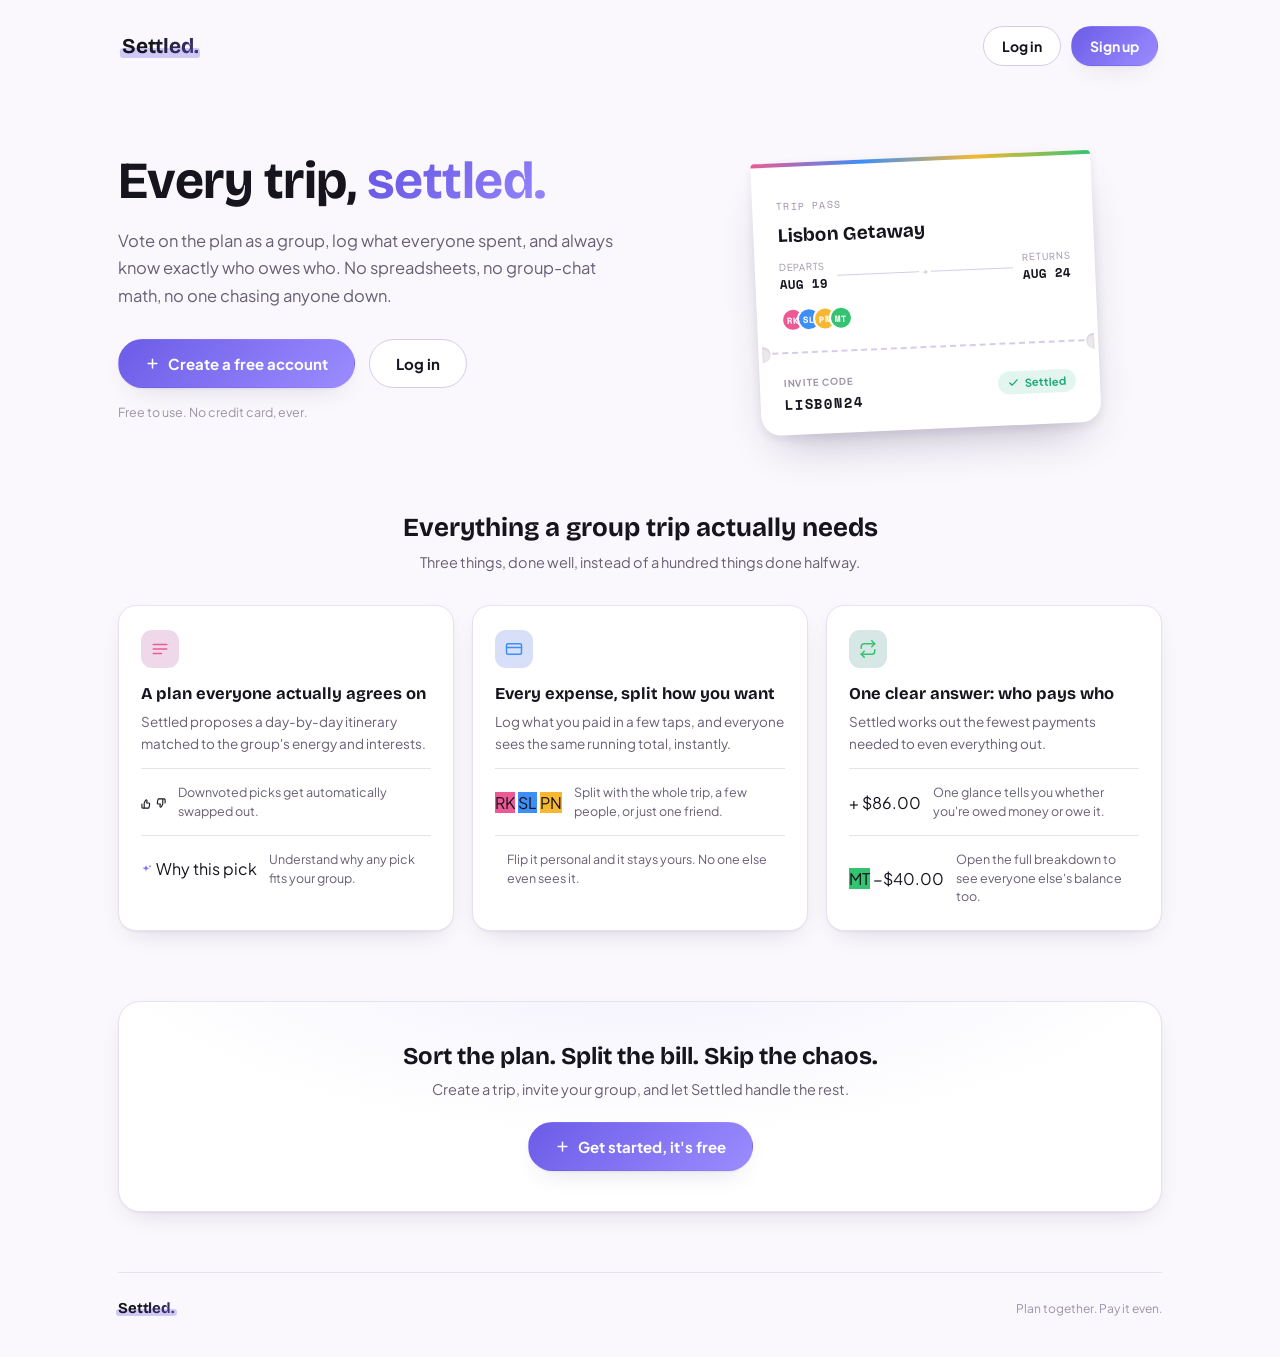
<file: index.html>
<!DOCTYPE html>
<html lang="en">
<head>
<meta charset="UTF-8">
<meta name="viewport" content="width=device-width, initial-scale=1">
<title>Settled — Every Trip, Settled</title>
<link rel="stylesheet" href="settled-client/styles/base.css?v=7">
<link rel="stylesheet" href="settled-client/styles/landing.css">
</head>
<body>

<div class="wrap">

    <div class="topbar">
        <div class="wordmark-text"><span>Settled.</span></div>
        <div class="topbar-spacer"></div>
        <div class="topbar-actions">
            <a class="btn btn-ghost" href="settled-client/pages/login.html">Log in</a>
            <a class="btn btn-primary" href="settled-client/pages/register.html">Sign up</a>
        </div>
    </div>

    <div class="hero">
        <div>
            <h1>Every trip, <span class="accent-word">settled.</span></h1>
            <p class="sub">Vote on the plan as a group, log what everyone spent, and always know
            exactly who owes who. No spreadsheets, no group-chat math, no one chasing anyone down.</p>
            <div class="hero-actions">
                <a class="btn btn-primary btn-lg" href="settled-client/pages/register.html">
                    <svg width="15" height="15" viewBox="0 0 24 24" fill="none" stroke="currentColor" stroke-width="2.4" stroke-linecap="round"><path d="M12 5v14M5 12h14"/></svg>
                    Create a free account
                </a>
                <a class="btn btn-ghost btn-lg" href="settled-client/pages/login.html">Log in</a>
            </div>
            <p class="hero-note">Free to use. No credit card, ever.</p>
        </div>

        <div class="hero-visual">
            <div class="ticket">
                <div class="ticket-strip"></div>
                <div class="ticket-main">
                    <div>
                        <p class="ticket-eyebrow">Trip pass</p>
                        <h3 class="ticket-title">Lisbon Getaway</h3>
                    </div>
                    <div class="ticket-route">
                        <div class="ticket-date">
                            <span class="ticket-date-label">Departs</span>
                            <span class="ticket-date-value">AUG 19</span>
                        </div>
                        <div class="ticket-route-line">
                            <svg width="12" height="12" viewBox="0 0 24 24" fill="none" stroke="currentColor" stroke-width="2" stroke-linecap="round" stroke-linejoin="round"><path d="M5 12h14M13 6l6 6-6 6"/></svg>
                        </div>
                        <div class="ticket-date">
                            <span class="ticket-date-label">Returns</span>
                            <span class="ticket-date-value">AUG 24</span>
                        </div>
                    </div>
                    <div class="ticket-avatars">
                        <div class="ticket-av" style="background:#EC5A96;">RK</div>
                        <div class="ticket-av" style="background:#3E8EF7;">SL</div>
                        <div class="ticket-av" style="background:#F5B830;">PN</div>
                        <div class="ticket-av" style="background:#34C471;">MT</div>
                    </div>
                </div>
                <div class="ticket-perf"></div>
                <div class="ticket-stub">
                    <div>
                        <span class="ticket-stub-label">Invite code</span>
                        <div class="ticket-stub-value">LISB0N24</div>
                    </div>
                    <span class="ticket-stub-status">
                        <svg width="11" height="11" viewBox="0 0 24 24" fill="none" stroke="currentColor" stroke-width="3" stroke-linecap="round" stroke-linejoin="round"><path d="M20 6 9 17l-5-5"/></svg>
                        Settled
                    </span>
                </div>
            </div>
        </div>
    </div>

    <div class="features">
        <div class="features-head">
            <h2>Everything a group trip actually needs</h2>
            <p>Three things, done well, instead of a hundred things done halfway.</p>
        </div>
        <div class="feature-grid">

            <div class="feature-card">
                <div class="feature-icon" style="background: color-mix(in srgb, #EC5A96 14%, var(--surface-alt)); color: #EC5A96;">
                    <svg width="18" height="18" viewBox="0 0 24 24" fill="none" stroke="currentColor" stroke-width="2" stroke-linecap="round" stroke-linejoin="round"><path d="M3 6h18M3 12h18M3 18h11"/></svg>
                </div>
                <h3>A plan everyone actually agrees on</h3>
                <p>Settled proposes a day-by-day itinerary matched to the group's energy and
                interests.</p>

                <div class="mini-feature">
                    <div class="mini-vote-demo">
                        <span class="mini-vote-btn up"><svg width="11" height="11" viewBox="0 0 24 24" fill="none" stroke="currentColor" stroke-width="2.4" stroke-linecap="round" stroke-linejoin="round"><path d="M7 22V11M2 13v7a2 2 0 0 0 2 2h11.5a2 2 0 0 0 2-1.6l1.4-7A2 2 0 0 0 17 11h-4.7l.9-4.5a1.8 1.8 0 0 0-3.2-1.5L7 11"/></svg></span>
                        <span class="mini-vote-btn down"><svg width="11" height="11" viewBox="0 0 24 24" fill="none" stroke="currentColor" stroke-width="2.4" stroke-linecap="round" stroke-linejoin="round"><path d="M17 2v11M22 11V4a2 2 0 0 0-2-2H8.5a2 2 0 0 0-2 1.6L5 10.6A2 2 0 0 0 7 13h4.7l-.9 4.5a1.8 1.8 0 0 0 3.2 1.5L17 13"/></svg></span>
                    </div>
                    <p>Downvoted picks get automatically swapped out.</p>
                </div>

                <div class="mini-feature">
                    <span class="why-btn-demo">
                        <svg width="12" height="12" viewBox="0 0 24 24">
                            <defs><linearGradient id="landing-sparkle" x1="2" y1="2" x2="22" y2="22" gradientUnits="userSpaceOnUse"><stop offset="0" stop-color="var(--accent)"/><stop offset="1" stop-color="var(--accent-2)"/></linearGradient></defs>
                            <path fill="url(#landing-sparkle)" d="M10 3c.4 2.6.9 4.3 2 5.4C13.1 9.5 14.8 10 17.4 10.4c-2.6.4-4.3.9-5.4 2C10.9 13.5 10.4 15.2 10 17.8c-.4-2.6-.9-4.3-2-5.4C6.9 11.3 5.2 10.8 2.6 10.4c2.6-.4 4.3-.9 5.4-2C9.1 7.3 9.6 5.6 10 3z"/>
                            <path fill="url(#landing-sparkle)" d="M18 3.2c.2 1.2.5 2 .9 2.4.4.4 1.2.7 2.4.9-1.2.2-2 .5-2.4.9-.4.4-.7 1.2-.9 2.4-.2-1.2-.5-2-.9-2.4-.4-.4-1.2-.7-2.4-.9 1.2-.2 2-.5 2.4-.9.4-.4.7-1.2.9-2.4z"/>
                        </svg>
                        Why this pick
                    </span>
                    <p>Understand why any pick fits your group.</p>
                </div>
            </div>

            <div class="feature-card">
                <div class="feature-icon" style="background: color-mix(in srgb, #3E8EF7 14%, var(--surface-alt)); color: #3E8EF7;">
                    <svg width="18" height="18" viewBox="0 0 24 24" fill="none" stroke="currentColor" stroke-width="2" stroke-linecap="round" stroke-linejoin="round"><rect x="2" y="5" width="20" height="14" rx="2"/><line x1="2" y1="10" x2="22" y2="10"/></svg>
                </div>
                <h3>Every expense, split how you want</h3>
                <p>Log what you paid in a few taps, and everyone sees the same running total,
                instantly.</p>

                <div class="mini-feature">
                    <div class="mini-avatar-stack">
                        <span class="mini-demo-av" style="background:#EC5A96;">RK</span>
                        <span class="mini-demo-av" style="background:#3E8EF7;">SL</span>
                        <span class="mini-demo-av" style="background:#F5B830;">PN</span>
                    </div>
                    <p>Split with the whole trip, a few people, or just one friend.</p>
                </div>

                <div class="mini-feature">
                    <label class="mini-switch-demo">
                        <span class="track"></span>
                        <span class="thumb"></span>
                    </label>
                    <p>Flip it personal and it stays yours. No one else even sees it.</p>
                </div>
            </div>

            <div class="feature-card">
                <div class="feature-icon" style="background: color-mix(in srgb, #34C471 14%, var(--surface-alt)); color: #34C471;">
                    <svg width="18" height="18" viewBox="0 0 24 24" fill="none" stroke="currentColor" stroke-width="2" stroke-linecap="round" stroke-linejoin="round"><path d="M17 1l4 4-4 4"/><path d="M3 11V9a4 4 0 0 1 4-4h14"/><path d="M7 23l-4-4 4-4"/><path d="M21 13v2a4 4 0 0 1-4 4H3"/></svg>
                </div>
                <h3>One clear answer: who pays who</h3>
                <p>Settled works out the fewest payments needed to even everything out.</p>

                <div class="mini-feature">
                    <div class="mini-balance-demo">
                        <span class="mini-balance-badge owed">+</span>
                        <span class="mini-balance-amount owed">$86.00</span>
                    </div>
                    <p>One glance tells you whether you're owed money or owe it.</p>
                </div>

                <div class="mini-feature">
                    <div class="mini-ledger-demo">
                        <span class="mini-demo-av" style="background:#34C471;">MT</span>
                        <span class="mini-ledger-demo-amount owe">−$40.00</span>
                    </div>
                    <p>Open the full breakdown to see everyone else's balance too.</p>
                </div>
            </div>

        </div>
    </div>

    <div class="cta-band">
        <h2>Sort the plan. Split the bill. Skip the chaos.</h2>
        <p>Create a trip, invite your group, and let Settled handle the rest.</p>
        <a class="btn btn-primary btn-lg" href="settled-client/pages/register.html">
            <svg width="15" height="15" viewBox="0 0 24 24" fill="none" stroke="currentColor" stroke-width="2.4" stroke-linecap="round"><path d="M12 5v14M5 12h14"/></svg>
            Get started, it's free
        </a>
    </div>

    <div class="footer">
        <div class="wordmark-text"><span>Settled.</span></div>
        <span class="fine-print">Plan together. Pay it even.</span>
    </div>

</div>

<script src="settled-client/scripts/axios.min.js"></script>
<script src="settled-client/scripts/helper.js?v=6"></script>
<script src="settled-client/scripts/landing.js"></script>
</body>
</html>
</file>
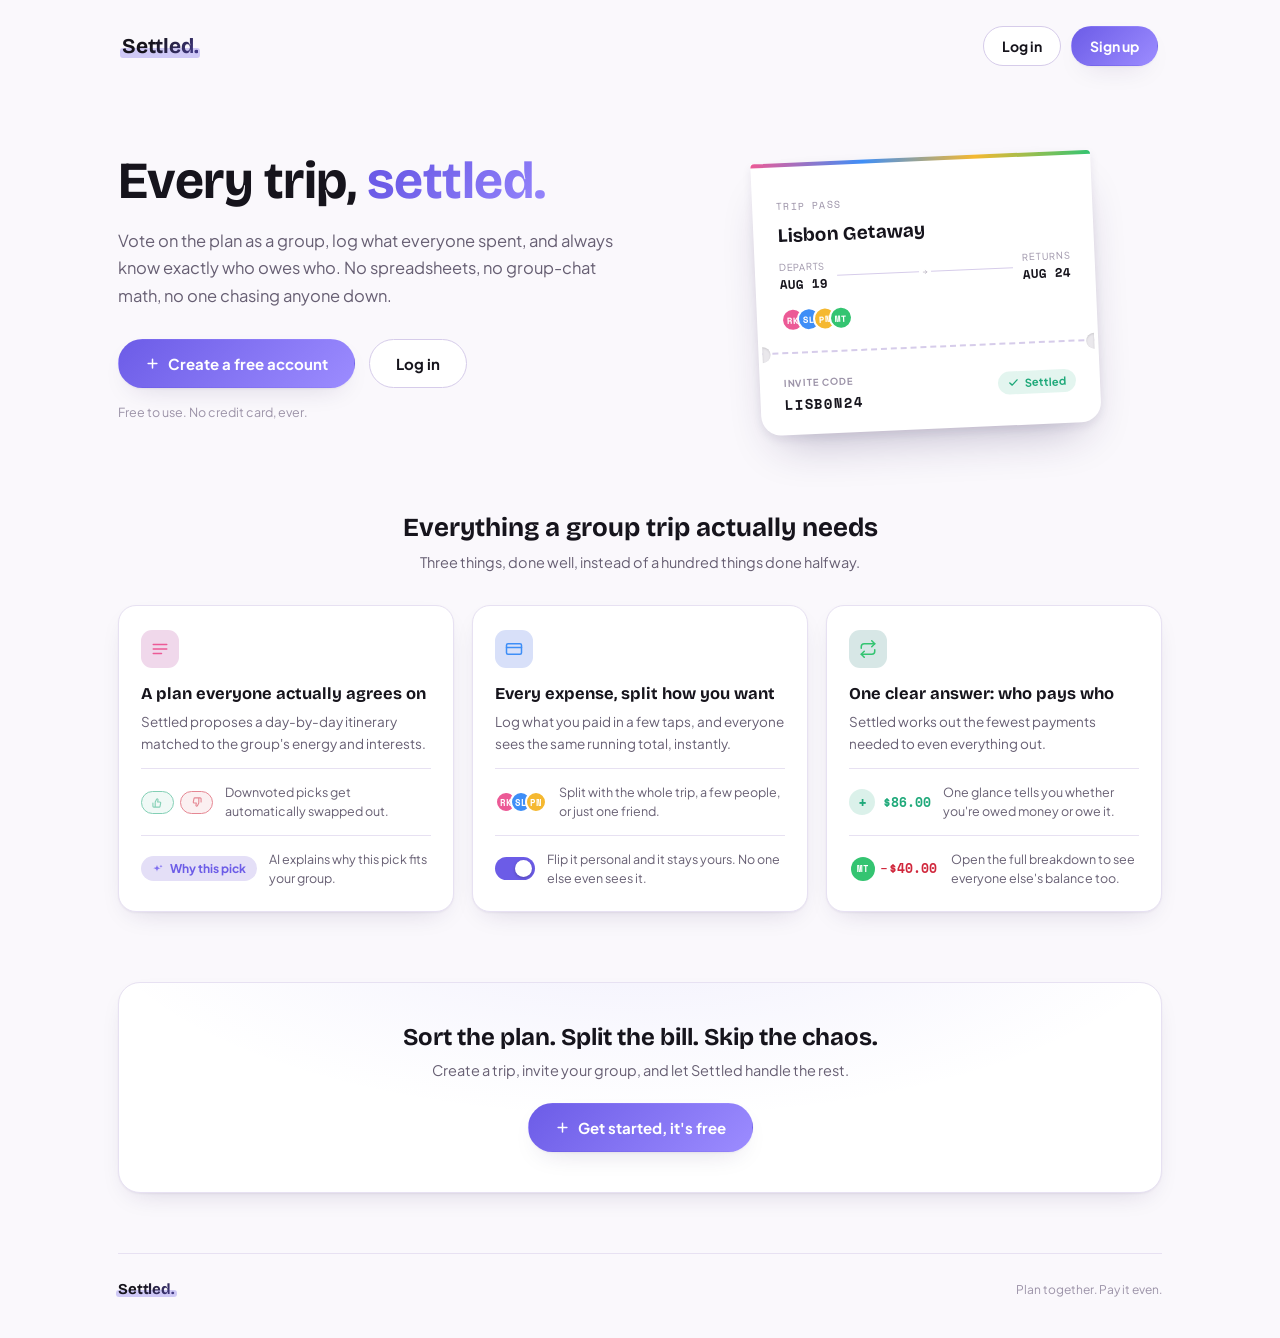
<file: settled-client/pages/index.html>
<!DOCTYPE html>
<html lang="en">
<head>
<meta charset="UTF-8">
<meta name="viewport" content="width=device-width, initial-scale=1">
<title>Settled — Every Trip, Settled</title>
<link rel="stylesheet" href="../styles/base.css?v=11">
<!-- Linked purely for their real component classes reused in the feature
     cards below (vote buttons, why-this-pick, the personal switch, split
     avatars, the balance badge, a ledger row) -- see landing-page.md. -->
<link rel="stylesheet" href="../styles/itinerary.css?v=4">
<link rel="stylesheet" href="../styles/expenses.css?v=2">
<link rel="stylesheet" href="../styles/settle-up.css?v=4">
<link rel="stylesheet" href="../styles/landing.css">
</head>
<body>

<div class="wrap">

    <div class="topbar">
        <div class="wordmark-text"><span>Settled.</span></div>
        <div class="topbar-spacer"></div>
        <div class="topbar-actions">
            <a class="btn btn-ghost" href="login.html">Log in</a>
            <a class="btn btn-primary" href="register.html">Sign up</a>
        </div>
    </div>

    <div class="hero">
        <div>
            <h1>Every trip, <span class="accent-word">settled.</span></h1>
            <p class="sub">Vote on the plan as a group, log what everyone spent, and always know
            exactly who owes who. No spreadsheets, no group-chat math, no one chasing anyone down.</p>
            <div class="hero-actions">
                <a class="btn btn-primary btn-lg" href="register.html">
                    <svg width="15" height="15" viewBox="0 0 24 24" fill="none" stroke="currentColor" stroke-width="2.4" stroke-linecap="round"><path d="M12 5v14M5 12h14"/></svg>
                    Create a free account
                </a>
                <a class="btn btn-ghost btn-lg" href="login.html">Log in</a>
            </div>
            <p class="hero-note">Free to use. No credit card, ever.</p>
        </div>

        <div class="hero-visual">
            <div class="ticket">
                <div class="ticket-strip"></div>
                <div class="ticket-main">
                    <div>
                        <p class="ticket-eyebrow">Trip pass</p>
                        <h3 class="ticket-title">Lisbon Getaway</h3>
                    </div>
                    <div class="ticket-route">
                        <div class="ticket-date">
                            <span class="ticket-date-label">Departs</span>
                            <span class="ticket-date-value">AUG 19</span>
                        </div>
                        <div class="ticket-route-line">
                            <svg width="12" height="12" viewBox="0 0 24 24" fill="none" stroke="currentColor" stroke-width="2" stroke-linecap="round" stroke-linejoin="round"><path d="M5 12h14M13 6l6 6-6 6"/></svg>
                        </div>
                        <div class="ticket-date">
                            <span class="ticket-date-label">Returns</span>
                            <span class="ticket-date-value">AUG 24</span>
                        </div>
                    </div>
                    <div class="ticket-avatars">
                        <div class="ticket-av" style="background:#EC5A96;">RK</div>
                        <div class="ticket-av" style="background:#3E8EF7;">SL</div>
                        <div class="ticket-av" style="background:#F5B830;">PN</div>
                        <div class="ticket-av" style="background:#34C471;">MT</div>
                    </div>
                </div>
                <div class="ticket-perf"></div>
                <div class="ticket-stub">
                    <div>
                        <span class="ticket-stub-label">Invite code</span>
                        <div class="ticket-stub-value">LISB0N24</div>
                    </div>
                    <span class="ticket-stub-status">
                        <svg width="11" height="11" viewBox="0 0 24 24" fill="none" stroke="currentColor" stroke-width="3" stroke-linecap="round" stroke-linejoin="round"><path d="M20 6 9 17l-5-5"/></svg>
                        Settled
                    </span>
                </div>
            </div>
        </div>
    </div>

    <div class="features">
        <div class="features-head">
            <h2>Everything a group trip actually needs</h2>
            <p>Three things, done well, instead of a hundred things done halfway.</p>
        </div>
        <div class="feature-grid">

            <div class="feature-card">
                <div class="feature-icon" style="background: color-mix(in srgb, #EC5A96 14%, var(--surface-alt)); color: #EC5A96;">
                    <svg width="18" height="18" viewBox="0 0 24 24" fill="none" stroke="currentColor" stroke-width="2" stroke-linecap="round" stroke-linejoin="round"><path d="M3 6h18M3 12h18M3 18h11"/></svg>
                </div>
                <h3>A plan everyone actually agrees on</h3>
                <p>Settled proposes a day-by-day itinerary matched to the group's energy and
                interests.</p>

                <div class="mini-feature">
                    <div class="vote-buttons">
                        <button type="button" class="vote-btn up voted" disabled><svg width="11" height="11" viewBox="0 0 24 24" fill="none" stroke="currentColor" stroke-width="2.4" stroke-linecap="round" stroke-linejoin="round"><path d="M7 22V11M2 13v7a2 2 0 0 0 2 2h11.5a2 2 0 0 0 2-1.6l1.4-7A2 2 0 0 0 17 11h-4.7l.9-4.5a1.8 1.8 0 0 0-3.2-1.5L7 11"/></svg></button>
                        <button type="button" class="vote-btn down voted" disabled><svg width="11" height="11" viewBox="0 0 24 24" fill="none" stroke="currentColor" stroke-width="2.4" stroke-linecap="round" stroke-linejoin="round"><path d="M17 2v11M22 11V4a2 2 0 0 0-2-2H8.5a2 2 0 0 0-2 1.6L5 10.6A2 2 0 0 0 7 13h4.7l-.9 4.5a1.8 1.8 0 0 0 3.2 1.5L17 13"/></svg></button>
                    </div>
                    <p>Downvoted picks get automatically swapped out.</p>
                </div>

                <div class="mini-feature">
                    <span class="why-btn">
                        <svg width="12" height="12" viewBox="0 0 24 24">
                            <defs><linearGradient id="landing-sparkle" x1="2" y1="2" x2="22" y2="22" gradientUnits="userSpaceOnUse"><stop offset="0" stop-color="var(--accent)"/><stop offset="1" stop-color="var(--accent-2)"/></linearGradient></defs>
                            <path fill="url(#landing-sparkle)" d="M10 3c.4 2.6.9 4.3 2 5.4C13.1 9.5 14.8 10 17.4 10.4c-2.6.4-4.3.9-5.4 2C10.9 13.5 10.4 15.2 10 17.8c-.4-2.6-.9-4.3-2-5.4C6.9 11.3 5.2 10.8 2.6 10.4c2.6-.4 4.3-.9 5.4-2C9.1 7.3 9.6 5.6 10 3z"/>
                            <path fill="url(#landing-sparkle)" d="M18 3.2c.2 1.2.5 2 .9 2.4.4.4 1.2.7 2.4.9-1.2.2-2 .5-2.4.9-.4.4-.7 1.2-.9 2.4-.2-1.2-.5-2-.9-2.4-.4-.4-1.2-.7-2.4-.9 1.2-.2 2-.5 2.4-.9.4-.4.7-1.2.9-2.4z"/>
                        </svg>
                        Why this pick
                    </span>
                    <p>AI explains why this pick fits your group.</p>
                </div>
            </div>

            <div class="feature-card">
                <div class="feature-icon" style="background: color-mix(in srgb, #3E8EF7 14%, var(--surface-alt)); color: #3E8EF7;">
                    <svg width="18" height="18" viewBox="0 0 24 24" fill="none" stroke="currentColor" stroke-width="2" stroke-linecap="round" stroke-linejoin="round"><rect x="2" y="5" width="20" height="14" rx="2"/><line x1="2" y1="10" x2="22" y2="10"/></svg>
                </div>
                <h3>Every expense, split how you want</h3>
                <p>Log what you paid in a few taps, and everyone sees the same running total,
                instantly.</p>

                <div class="mini-feature">
                    <div class="split-stack">
                        <span class="mini-avatar" style="background:#EC5A96;">RK</span>
                        <span class="mini-avatar" style="background:#3E8EF7;">SL</span>
                        <span class="mini-avatar" style="background:#F5B830;">PN</span>
                    </div>
                    <p>Split with the whole trip, a few people, or just one friend.</p>
                </div>

                <div class="mini-feature">
                    <label class="switch">
                        <input type="checkbox" checked disabled>
                        <span class="track"></span>
                        <span class="thumb"></span>
                    </label>
                    <p>Flip it personal and it stays yours. No one else even sees it.</p>
                </div>
            </div>

            <div class="feature-card">
                <div class="feature-icon" style="background: color-mix(in srgb, #34C471 14%, var(--surface-alt)); color: #34C471;">
                    <svg width="18" height="18" viewBox="0 0 24 24" fill="none" stroke="currentColor" stroke-width="2" stroke-linecap="round" stroke-linejoin="round"><path d="M17 1l4 4-4 4"/><path d="M3 11V9a4 4 0 0 1 4-4h14"/><path d="M7 23l-4-4 4-4"/><path d="M21 13v2a4 4 0 0 1-4 4H3"/></svg>
                </div>
                <h3>One clear answer: who pays who</h3>
                <p>Settled works out the fewest payments needed to even everything out.</p>

                <div class="mini-feature">
                    <div class="mini-balance-row">
                        <span class="hero-badge owed">+</span>
                        <span class="hero-amount owed">$86.00</span>
                    </div>
                    <p>One glance tells you whether you're owed money or owe it.</p>
                </div>

                <div class="mini-feature">
                    <div class="mini-ledger-row">
                        <span class="mini-ledger-av" style="background:#34C471;">MT</span>
                        <span class="mini-ledger-amount owe"><span class="sign">−</span>$40.00</span>
                    </div>
                    <p>Open the full breakdown to see everyone else's balance too.</p>
                </div>
            </div>

        </div>
    </div>

    <div class="cta-band">
        <h2>Sort the plan. Split the bill. Skip the chaos.</h2>
        <p>Create a trip, invite your group, and let Settled handle the rest.</p>
        <a class="btn btn-primary btn-lg" href="register.html">
            <svg width="15" height="15" viewBox="0 0 24 24" fill="none" stroke="currentColor" stroke-width="2.4" stroke-linecap="round"><path d="M12 5v14M5 12h14"/></svg>
            Get started, it's free
        </a>
    </div>

    <div class="footer">
        <div class="wordmark-text"><span>Settled.</span></div>
        <span class="fine-print">Plan together. Pay it even.</span>
    </div>

</div>

<script src="../scripts/axios.min.js"></script>
<script src="../scripts/helper.js?v=8"></script>
<script src="../scripts/landing.js"></script>
</body>
</html>
</file>
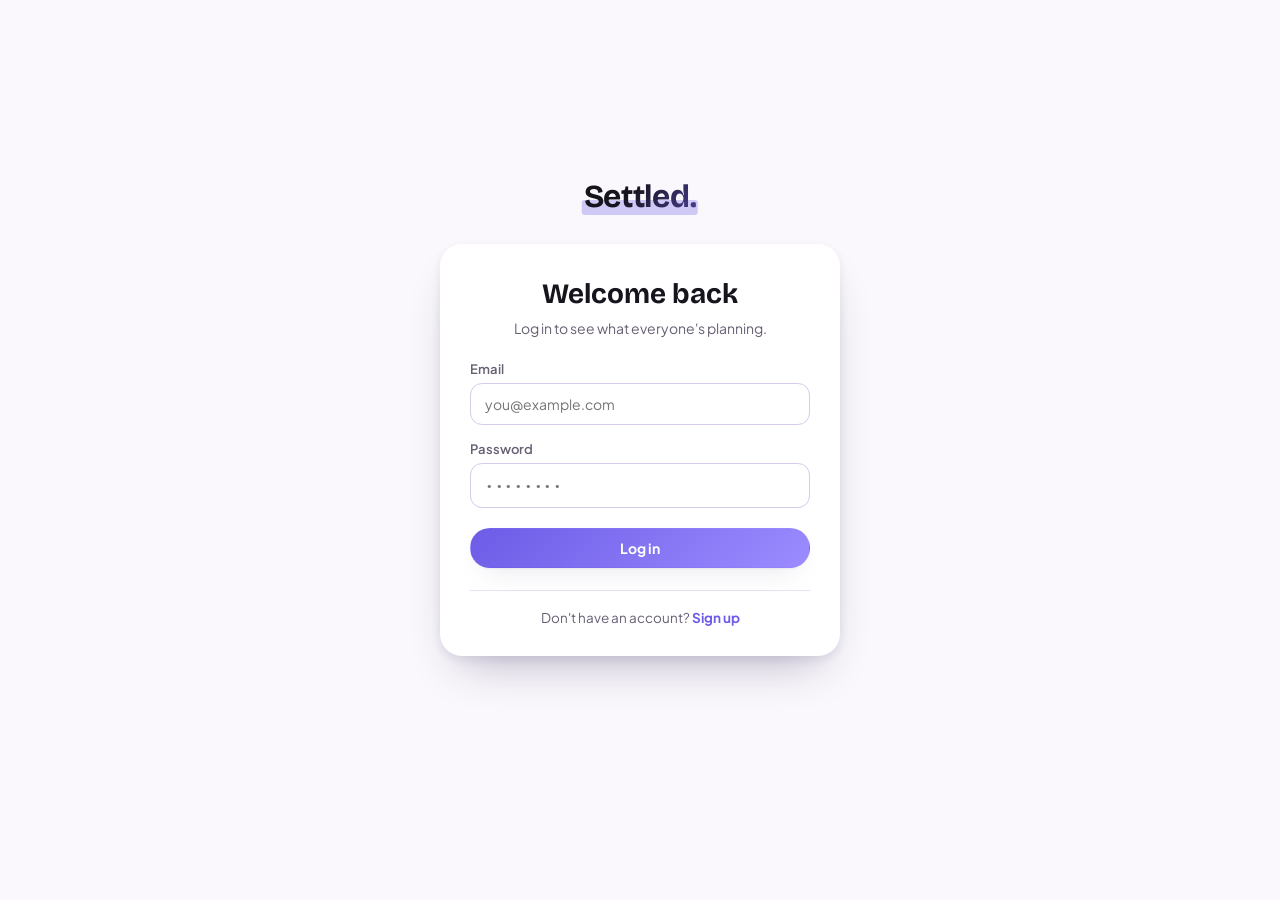
<file: settled-client/pages/login.html>
<!DOCTYPE html>
<html lang="en">
<head>
<meta charset="UTF-8">
<meta name="viewport" content="width=device-width, initial-scale=1">
<title>Log In — Settled</title>
<link rel="stylesheet" href="../styles/base.css?v=11">
<link rel="stylesheet" href="../styles/auth.css">
</head>
<body>

<div class="auth-page">
    <a class="wordmark-text" href="index.html"><span>Settled.</span></a>

    <div class="auth-card">
        <div class="auth-head">
            <h1>Welcome back</h1>
            <p>Log in to see what everyone's planning.</p>
        </div>

        <p id="error-message" class="error-text"></p>

        <form id="login-form" action="../../settled-server/api/login-handler.php" method="POST">
            <div class="field">
                <label for="email">Email</label>
                <input type="email" id="email" name="email" placeholder="you@example.com" required>
            </div>

            <div class="field">
                <label for="password">Password</label>
                <input type="password" id="password" name="password" placeholder="••••••••" required>
            </div>

            <button type="submit" class="btn btn-primary">Log in</button>
        </form>

        <div class="auth-switch">
            Don't have an account? <a href="register.html">Sign up</a>
        </div>
    </div>
</div>

<script src="../scripts/axios.min.js"></script>
<script src="../scripts/helper.js?v=8"></script>
<script src="../scripts/login.js"></script>
</body>
</html>
</file>
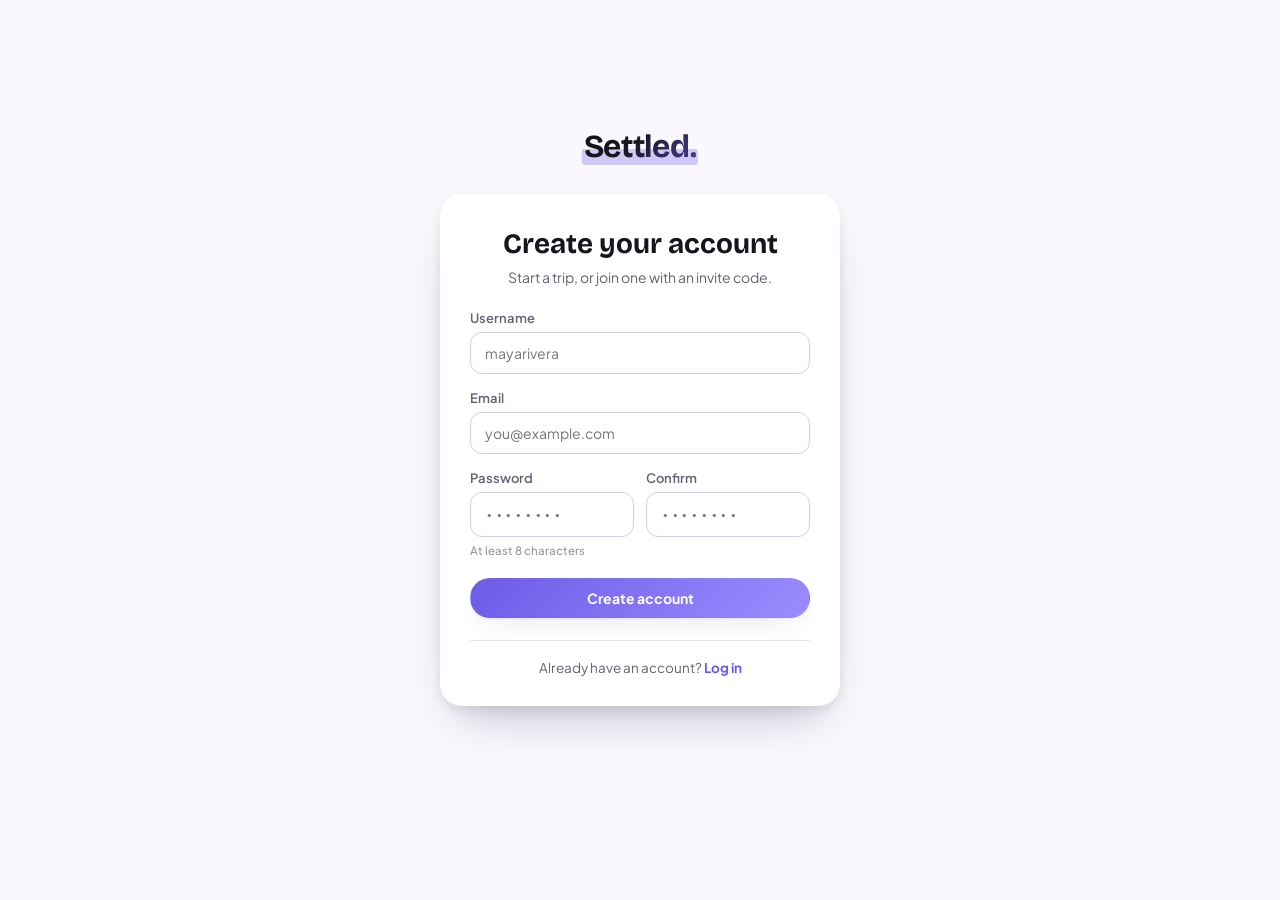
<file: settled-client/pages/register.html>
<!DOCTYPE html>
<html lang="en">
<head>
<meta charset="UTF-8">
<meta name="viewport" content="width=device-width, initial-scale=1">
<title>Register — Settled</title>
<link rel="stylesheet" href="../styles/base.css?v=11">
<link rel="stylesheet" href="../styles/auth.css">
</head>
<body>

<div class="auth-page">
    <a class="wordmark-text" href="index.html"><span>Settled.</span></a>

    <div class="auth-card">
        <div class="auth-head">
            <h1>Create your account</h1>
            <p>Start a trip, or join one with an invite code.</p>
        </div>

        <p id="error-message" class="error-text"></p>

        <form id="register-form" action="../../settled-server/api/register-handler.php" method="POST">
            <div class="field">
                <label for="username">Username</label>
                <input type="text" id="username" name="username" placeholder="mayarivera" maxlength="50" required>
            </div>

            <div class="field">
                <label for="email">Email</label>
                <input type="email" id="email" name="email" placeholder="you@example.com" required>
            </div>

            <div class="field-row">
                <div class="field">
                    <label for="password">Password</label>
                    <input type="password" id="password" name="password" placeholder="••••••••" minlength="8" required>
                </div>
                <div class="field">
                    <label for="confirm_password">Confirm</label>
                    <input type="password" id="confirm_password" name="confirm_password" placeholder="••••••••" minlength="8" required>
                </div>
            </div>
            <p class="field-hint">At least 8 characters</p>

            <button type="submit" class="btn btn-primary">Create account</button>
        </form>

        <div class="auth-switch">
            Already have an account? <a href="login.html">Log in</a>
        </div>
    </div>
</div>

<script src="../scripts/axios.min.js"></script>
<script src="../scripts/helper.js?v=8"></script>
<script src="../scripts/register.js"></script>
</body>
</html>
</file>
<file: settled-client/styles/base.css>
@import url("https://fonts.googleapis.com/css2?family=Bricolage+Grotesque:opsz,wght@12..96,500;12..96,600;12..96,700;12..96,800&family=Plus+Jakarta+Sans:wght@400;500;600;700&family=Space+Mono:wght@400;700&display=swap");

:root {
    --ink: #16141C;
    --ink-soft: #675F73;
    --ink-faint: #9C93A8;
    --paper: #FAF8FC;
    --surface: #FFFFFF;
    --surface-alt: #F1EDF9;
    --line: #E7E1F2;
    --line-strong: #D6CCEA;
    --accent: #6C5CE7;
    --accent-2: #9C8CFF;
    --accent-ink: #FFFFFF;
    --accent-soft: #EDE9FB;
    --success: #1FA97A;
    --danger: #D0263B;
    --shadow: 0 1px 2px rgba(40,25,80,0.05), 0 10px 28px -14px rgba(40,25,80,0.22);
    --shadow-lg: 0 4px 10px rgba(40,25,80,0.08), 0 24px 48px -20px rgba(40,25,80,0.32);
}

@media (prefers-color-scheme: dark) {
    :root:not([data-theme="light"]) {
        --ink: #F1EEF7;
        --ink-soft: #B4ABC6;
        --ink-faint: #78708C;
        --paper: #121017;
        --surface: #1B1822;
        --surface-alt: #221E2D;
        --line: #322C3E;
        --line-strong: #443C55;
        --accent: #9C8CFF;
        --accent-2: #C4B8FF;
        --accent-ink: #14101F;
        --accent-soft: #29223B;
        --success: #4FD8A0;
        --danger: #FF6B6B;
        --shadow: 0 1px 2px rgba(0,0,0,0.35), 0 10px 28px -14px rgba(0,0,0,0.55);
        --shadow-lg: 0 4px 10px rgba(0,0,0,0.4), 0 24px 48px -20px rgba(0,0,0,0.65);
    }
    :root:not([data-theme="light"]) .field input[type="date"] { color-scheme: dark; }
}

:root[data-theme="dark"] {
    --ink: #F1EEF7;
    --ink-soft: #B4ABC6;
    --ink-faint: #78708C;
    --paper: #121017;
    --surface: #1B1822;
    --surface-alt: #221E2D;
    --line: #322C3E;
    --line-strong: #443C55;
    --accent: #9C8CFF;
    --accent-2: #C4B8FF;
    --accent-ink: #14101F;
    --accent-soft: #29223B;
    --success: #4FD8A0;
    --danger: #FF6B6B;
    --shadow: 0 1px 2px rgba(0,0,0,0.35), 0 10px 28px -14px rgba(0,0,0,0.55);
    --shadow-lg: 0 4px 10px rgba(0,0,0,0.4), 0 24px 48px -20px rgba(0,0,0,0.65);
}
:root[data-theme="dark"] .field input[type="date"] { color-scheme: dark; }

* {
    box-sizing: border-box;
}

body {
    margin: 0;
    background: var(--paper);
    color: var(--ink);
    font-family: "Plus Jakarta Sans", system-ui, sans-serif;
    -webkit-font-smoothing: antialiased;
}

.page {
    max-width: 1100px;
    margin: 0 auto;
    padding: 28px 28px 100px;
}

/* ---- Top bar ---- */
.topbar {
    display: flex;
    align-items: center;
    gap: 24px;
    padding: 12px 4px;
    margin-bottom: 36px;
}

.wordmark-text {
    position: relative;
    display: inline-block;
    font-family: "Bricolage Grotesque", sans-serif;
    font-weight: 700;
    font-size: 21px;
    letter-spacing: -0.01em;
    flex-shrink: 0;
    text-decoration: none;
    color: inherit;
}

.wordmark-text span {
    position: relative;
    z-index: 1;
    background: linear-gradient(135deg, var(--ink) 40%, var(--accent) 140%);
    -webkit-background-clip: text;
    background-clip: text;
    color: transparent;
}

.wordmark-text:focus-visible {
    outline: 2px solid var(--accent);
    outline-offset: 3px;
    border-radius: 4px;
}

.wordmark-text::after {
    content: "";
    position: absolute;
    left: -2px;
    right: -2px;
    bottom: 1px;
    height: 40%;
    background: color-mix(in srgb, var(--accent) 30%, transparent);
    border-radius: 3px;
    z-index: 0;
}

.topbar-nav {
    display: flex;
    align-items: center;
    gap: 4px;
    flex: 1;
}

.nav-link {
    font-size: 14px;
    font-weight: 600;
    color: var(--ink-soft);
    text-decoration: none;
    padding: 8px 14px;
    border-radius: 999px;
    transition: background 0.15s ease, color 0.15s ease;
}
.nav-link:hover { background: var(--surface-alt); color: var(--ink); }
.nav-link.active { color: var(--accent); background: var(--accent-soft); cursor: default; }
.nav-link:focus-visible { outline: 2px solid var(--accent); outline-offset: 2px; }

/* ---- Trip name pill: the simpler topbar's own nav item (trip-view.php,
   itinerary.php, expenses.php), a same-page anchor or cross-page link rather
   than a `.nav-link` -- moved here from being duplicated in three page
   stylesheets, now that a third page needed it. Each page's own stylesheet
   still carries its own mobile reset for the topbar shape around this pill
   (see trip-view.css) since that part genuinely is page-shape-specific, not
   a shared component. */
.trip-pill {
    display: inline-flex; align-items: center; gap: 7px;
    font-size: 14px; font-weight: 600; text-decoration: none;
    color: var(--accent); background: var(--accent-soft);
    padding: 8px 14px; border-radius: 999px;
    max-width: 100%; min-width: 0;
    transition: background 0.15s ease;
}
.trip-pill:hover { background: color-mix(in srgb, var(--accent) 22%, var(--accent-soft)); }
.trip-pill span { min-width: 0; white-space: nowrap; overflow: hidden; text-overflow: ellipsis; }
.trip-pill:focus-visible { outline: 2px solid var(--accent); outline-offset: 2px; }

.topbar-actions {
    display: flex;
    align-items: center;
    gap: 10px;
    flex-shrink: 0;
}

.topbar-cta { display: flex; gap: 10px; }

/* Dashboard's topbar has no real nav (the lone "Dashboard" link was removed as
   redundant self-wayfinding) but still needs something to grow and push
   .topbar-actions to the right, which is what .topbar-nav's flex:1 was actually
   doing for it — a plain empty spacer takes over that one job. */
.topbar-spacer { flex: 1; }

/* ---- Buttons ---- */
.btn {
    font-family: "Plus Jakarta Sans", sans-serif;
    font-size: 14px;
    font-weight: 700;
    border-radius: 999px;
    padding: 10px 18px;
    border: 1px solid transparent;
    cursor: pointer;
    display: inline-flex;
    align-items: center;
    gap: 8px;
    transition: transform 0.15s cubic-bezier(.34,1.56,.64,1), box-shadow 0.15s ease, background 0.15s ease, border-color 0.15s ease, filter 0.15s ease;
    text-decoration: none;
}

.btn:active { transform: scale(0.96); }

.btn-primary {
    background: linear-gradient(135deg, var(--accent), var(--accent-2));
    color: var(--accent-ink);
    box-shadow: var(--shadow);
}
.btn-primary:hover { transform: translateY(-1px); filter: brightness(1.05); box-shadow: var(--shadow-lg); }

.btn-ghost {
    background: var(--surface);
    color: var(--ink);
    border-color: var(--line-strong);
}
.btn-ghost:hover { border-color: var(--accent); color: var(--accent); background: var(--accent-soft); }

.btn:focus-visible { outline: 2px solid var(--accent); outline-offset: 2px; }

.btn-sm { padding: 8px 14px; font-size: 13.5px; }

/* ---- Profile menu ---- */
.profile-wrap { position: relative; padding-bottom: 4px; margin-bottom: -4px; }

.profile-avatar {
    width: 34px;
    height: 34px;
    border-radius: 50%;
    color: #fff;
    display: flex;
    align-items: center;
    justify-content: center;
    font-family: "Space Mono", monospace;
    font-size: 12px;
    font-weight: 700;
    cursor: default;
    box-shadow: var(--shadow);
    transition: transform 0.15s ease;
}
.profile-wrap:hover .profile-avatar { transform: scale(1.06) rotate(-4deg); }

.profile-dropdown {
    position: absolute;
    top: 42px;
    right: 0;
    background: var(--surface);
    border: 1px solid var(--line);
    border-radius: 14px;
    box-shadow: var(--shadow-lg);
    min-width: 172px;
    padding: 10px;
    opacity: 0;
    visibility: hidden;
    transform: translateY(-6px) scale(0.97);
    transform-origin: top right;
    transition: opacity 0.15s ease, transform 0.15s cubic-bezier(.34,1.56,.64,1), visibility 0.15s;
    z-index: 10;
}

.profile-wrap:hover .profile-dropdown,
.profile-wrap:focus-within .profile-dropdown {
    opacity: 1;
    visibility: visible;
    transform: translateY(0) scale(1);
}

.profile-dropdown .profile-identity {
    padding: 2px 8px 8px;
    border-bottom: 1px solid var(--line);
    margin-bottom: 6px;
}

.profile-dropdown .profile-name {
    font-size: 13px;
    font-weight: 700;
    color: var(--ink);
}

.profile-dropdown .profile-email {
    font-size: 12px;
    color: var(--ink-faint);
    font-family: "Space Mono", monospace;
}

.profile-dropdown button {
    all: unset;
    box-sizing: border-box;
    display: block;
    width: 100%;
    padding: 9px 8px;
    font-size: 13.5px;
    font-weight: 600;
    font-family: "Plus Jakarta Sans", sans-serif;
    color: var(--ink);
    border-radius: 8px;
    cursor: pointer;
}
.profile-dropdown button:hover { background: var(--surface-alt); color: var(--accent); }
.profile-dropdown button:focus-visible { outline: 2px solid var(--accent); outline-offset: -2px; }

/* ---- Page heading ---- */
.page-head {
    display: flex;
    align-items: flex-end;
    justify-content: space-between;
    flex-wrap: wrap;
    gap: 18px;
    margin-bottom: 26px;
}

.page-head h1 {
    font-family: "Bricolage Grotesque", sans-serif;
    font-weight: 700;
    font-optical-sizing: auto;
    font-size: clamp(30px, 4.2vw, 42px);
    line-height: 1.05;
    margin: 0 0 6px;
    text-wrap: balance;
}

.page-head .sub { color: var(--ink-soft); font-size: 15px; margin: 0; }

/* ---- Section heading ---- (moved from trip-view.css: settle-up.php reuses
   this now too, so it's a shared component, not a trip-view-only one) */
.section-head { display: flex; align-items: baseline; justify-content: space-between; margin-bottom: 14px; gap: 12px; flex-wrap: wrap; }
.section-head h2 { font-family: "Bricolage Grotesque", sans-serif; font-weight: 700; font-size: 18px; margin: 0; }
.section-head .sub { font-size: 13px; color: var(--ink-soft); margin: 0; }

/* ---- Stat chips ---- (moved from dashboard.css: expenses.php reuses this
   now too, so it's a shared component, not a dashboard-only one) */
.stat-chips { display: flex; gap: 8px; flex-wrap: wrap; }

.stat-chip[hidden] { display: none; }
.stat-chip {
    display: inline-flex;
    align-items: center;
    gap: 6px;
    font-size: 13px;
    font-weight: 600;
    color: var(--ink-soft);
    background: var(--surface);
    border: 1px solid var(--line);
    border-radius: 999px;
    padding: 7px 13px 7px 11px;
    box-shadow: var(--shadow);
}
.stat-chip strong { color: var(--ink); font-weight: 700; }
.stat-chip svg { flex-shrink: 0; }
.stat-chip.next { color: var(--accent); }
.stat-chip.next strong { color: var(--accent); }
.stat-chip.next svg { color: var(--accent); }

/* ---- Budget pill ---- (moved from itinerary.css: trip-view.php reuses this
   now too, replacing the old tier-meter on the boarding pass.) Always shows
   all 3 $ signs (filled via .fill_budget_pill() in helper.js, not a plain
   '$'.repeat(tier) string), same "how much is left" reading everywhere it
   appears -- trip-view's own budget pill and itinerary's activity cost tags
   both build through that one shared function so they can't drift apart.
   line-height was unset originally, so the pill inherited body's ~1.5
   line-height on top of its own padding -- taller than the padding alone
   suggested; set to 1 so padding is the only thing controlling height. */
.budget-pill { display: inline-flex; align-items: center; font-family: "Space Mono", monospace; font-weight: 700; font-size: 14px; line-height: 1; background: transparent; border: 1px solid var(--line-strong); border-radius: 999px; padding: 3px 7px; }
/* filled/empty match the energy battery's own fill/empty colors exactly
   (.battery-cell.filled / .battery-cell, trip-view.css) so budget and energy
   read as the same underlying idea even though one's text and one's a shape. */
.budget-pill span { color: var(--line); }
.budget-pill span.filled { color: var(--ink-soft); }

/* ---- Shared error text ---- */
.error-text {
    color: var(--danger);
    font-size: 13px;
    font-weight: 600;
    margin: 0 0 18px;
}
.error-text:empty { display: none; }

/* ---- Shared form primitives (used inside modals) ---- */
.form-page-head { text-align: center; max-width: 380px; margin: 0 auto 22px; }
.form-page-head h1 {
    font-family: "Bricolage Grotesque", sans-serif;
    font-weight: 700;
    font-size: clamp(24px, 4vw, 30px);
    line-height: 1.15;
    margin: 0 0 8px;
}
.form-page-head .sub { color: var(--ink-soft); font-size: 14px; margin: 0; }

.form-steps {
    display: flex;
    align-items: center;
    justify-content: center;
    gap: 6px;
    margin-bottom: 20px;
}
.form-step {
    font-size: 12px;
    font-weight: 700;
    color: var(--ink-faint);
    padding: 5px 12px;
    border-radius: 999px;
    transition: background 0.15s ease, color 0.15s ease;
}
.form-step.active { color: var(--accent); background: var(--accent-soft); }

.field { display: flex; flex-direction: column; gap: 6px; margin-bottom: 16px; }
.field-row { display: grid; grid-template-columns: 1fr 1fr; gap: 12px; margin-bottom: 16px; }
.field-row .field { margin-bottom: 0; }
.field label { font-size: 13px; font-weight: 600; color: var(--ink-soft); }

.field-hint { font-size: 11.5px; font-weight: 500; color: var(--ink-faint); margin: -10px 0 16px; }

.optional-tag { font-weight: 500; color: var(--ink-faint); font-size: 12px; }

.field input[type="text"]:not(.invite-input),
.field input[type="email"],
.field input[type="password"],
.field input[type="date"] {
    width: 100%;
    min-width: 0;
    font-family: "Plus Jakarta Sans", sans-serif;
    font-size: 14px;
    color: var(--ink);
    background: var(--surface);
    border: 1.5px solid var(--line-strong);
    border-radius: 12px;
    padding: 11px 14px;
    transition: border-color 0.15s ease, box-shadow 0.15s ease;
}
.field input[type="password"] {
    font-family: "Space Mono", monospace;
    letter-spacing: 0.05em;
}
.field input:focus-visible {
    outline: none;
    border-color: var(--accent);
    box-shadow: 0 0 0 3px var(--accent-soft);
}

.field input[type="date"] { color-scheme: light; }
.field input[type="date"]::-webkit-calendar-picker-indicator {
    cursor: pointer;
    opacity: 0.6;
    border-radius: 4px;
    transition: opacity 0.15s ease, background 0.15s ease;
}
.field input[type="date"]::-webkit-calendar-picker-indicator:hover {
    opacity: 1;
    background: var(--accent-soft);
}

.segmented { display: flex; gap: 8px; }
.segmented-option {
    flex: 1;
    display: flex;
    align-items: center;
    justify-content: center;
    padding: 10px 0;
    border-radius: 12px;
    border: 1.5px solid var(--line-strong);
    background: var(--surface);
    color: var(--ink-soft);
    font-family: "Plus Jakarta Sans", sans-serif;
    font-weight: 700;
    font-size: 14px;
    cursor: pointer;
    transition: border-color 0.15s ease, background 0.15s ease, color 0.15s ease;
}
.segmented-option.selected { border-color: var(--accent); background: var(--accent-soft); color: var(--accent); }
.segmented-option:focus-visible { outline: 2px solid var(--accent); outline-offset: 2px; }

.chip-select { display: flex; flex-wrap: wrap; gap: 8px; }
.chip-option {
    position: relative;
    display: inline-flex;
    align-items: center;
    padding: 8px 14px;
    border-radius: 999px;
    border: 1.5px solid var(--line-strong);
    background: var(--surface);
    color: var(--ink-soft);
    font-family: "Plus Jakarta Sans", sans-serif;
    font-size: 13px;
    font-weight: 600;
    cursor: pointer;
    transition: border-color 0.15s ease, background 0.15s ease, color 0.15s ease;
}
.chip-option input {
    position: absolute;
    inset: 0;
    opacity: 0;
    margin: 0;
    cursor: pointer;
}
.chip-option:has(input:checked) { border-color: var(--accent); background: var(--accent-soft); color: var(--accent); }
.chip-option:has(input:focus-visible) { outline: 2px solid var(--accent); outline-offset: 2px; }

.invite-field { text-align: center; }
.invite-field label { display: block; margin-bottom: 8px; }
.invite-input {
    width: 100%;
    font-family: "Space Mono", monospace;
    font-size: 22px;
    font-weight: 700;
    letter-spacing: 0.3em;
    text-transform: uppercase;
    text-align: center;
    color: var(--accent);
    background: var(--surface-alt);
    border: 2px dashed var(--line-strong);
    border-radius: 14px;
    padding: 16px 10px;
}
.invite-input::placeholder { color: var(--ink-faint); letter-spacing: 0.3em; }
.invite-input:focus-visible { outline: none; border-style: solid; border-color: var(--accent); }

.trip-preview-banner {
    display: flex;
    align-items: center;
    gap: 10px;
    background: var(--accent-soft);
    color: var(--accent);
    border-radius: 12px;
    padding: 12px 14px;
    margin-bottom: 18px;
    font-size: 13.5px;
    font-weight: 600;
}
.trip-preview-banner svg { flex-shrink: 0; }

/* ---- Shared modal shell (native <dialog>) ---- */
@keyframes modal-in {
    from { opacity: 0; transform: scale(0.96) translateY(8px); }
    to { opacity: 1; transform: scale(1) translateY(0); }
}

.modal-panel {
    /* position: fixed; inset: 0; margin: auto is what actually centers a
       native <dialog> in the current viewport regardless of scroll
       position. The previous position: relative here was an author-CSS
       override that silently beat the browser's own default centering for
       dialog:modal, so the panel rendered at its normal position in the
       document instead, invisible on dashboard/trip-view since their
       modal triggers live in the top bar (page always at scroll 0 when
       opened), but very visible once a trigger can be anywhere on a long
       scrollable page, like itinerary's assign-activity cards. */
    position: fixed;
    inset: 0;
    width: 440px;
    max-width: calc(100vw - 40px);
    max-height: 88vh;
    overflow-y: auto;
    background: var(--surface);
    border: none;
    border-radius: 22px;
    box-shadow: var(--shadow-lg);
    padding: 32px 30px 30px;
    margin: auto;
    animation: modal-in 0.25s cubic-bezier(.22,1,.36,1) both;
}

.modal-panel::backdrop {
    background: color-mix(in srgb, var(--ink) 45%, transparent);
    backdrop-filter: blur(3px);
}

.modal-content .btn {
    width: 100%;
    justify-content: center;
}

.modal-close {
    position: absolute;
    top: 16px;
    right: 16px;
    width: 32px;
    height: 32px;
    border-radius: 50%;
    border: none;
    background: var(--surface-alt);
    color: var(--ink-soft);
    display: flex;
    align-items: center;
    justify-content: center;
    cursor: pointer;
}
.modal-close:hover { color: var(--ink); background: var(--line); }
.modal-close:focus-visible { outline: 2px solid var(--accent); outline-offset: 2px; }

@media (max-width: 640px) {
    /* The wordmark gets its own full-width row, and the avatar + CTA buttons
       share one clean second row underneath it (avatar left, buttons right).
       `.topbar-actions` is dissolved via `display: contents` so its two
       children (`.topbar-cta` and `.profile-wrap`) act as direct flex items of
       `.topbar` itself, instead of nesting one flex-wrap inside another (tried
       first, technically worked, looked wrong regardless).

       The line break itself is a generated `::after` on `.topbar`, not
       `flex-basis: 100%` on `.wordmark-text` directly — that was tried first
       and broke the wordmark's own highlight band: `flex-basis: 100%` doesn't
       just force a new line, it also stretches the wordmark's own box to the
       full row width, and the highlight `::after` (positioned `left:-2px;
       right:-2px` relative to that box) stretched right along with it into a
       long bar spanning the whole row instead of just sitting under the
       letters. A separate, empty, full-width flex item dedicated to forcing
       the wrap keeps `.wordmark-text` itself sized to its actual text. */
    .topbar { flex-wrap: wrap; row-gap: 12px; }
    .topbar::after { content: ""; order: 1; flex-basis: 100%; }
    .topbar-spacer { display: none; }
    .topbar-actions { display: contents; }
    .profile-wrap { order: 2; }
    .topbar-cta { order: 3; margin-left: auto; }
    /* .field-row (start/end date in the create-trip modal) was a fixed 2-column
       grid with no mobile override — inside the ~360-400px-wide modal on a phone
       that left each date field only ~120-130px, uncomfortably tight for a date
       input. Stack to one column instead; the existing 12px gap becomes row-gap
       automatically and is close enough to every other field's 16px spacing. */
    .field-row { grid-template-columns: 1fr; }
}

@media (prefers-reduced-motion: reduce) {
    * { animation: none !important; transition: none !important; }
}
</file>
<file: settled-client/styles/landing.css>
/* Not base.css's .page -- that carries a 100px bottom padding meant for a
   gated page with no footer of its own; this page has a real footer that
   handles its own spacing, so a plain width-only wrapper avoids stacking
   both. */
.wrap { max-width: 1100px; margin: 0 auto; padding: 0 28px; }

/* ---- Public top bar ----
   Reuses base.css's .topbar/.topbar-spacer/.topbar-actions/.wordmark-text/
   .btn as-is (same shapes as the gated topbar, just Log in/Sign up instead
   of a profile menu) -- no override needed here. Wordmark is plain text,
   not a link, same call auth.css already made: nothing to link to when
   you're already on the one page that would be the destination. */
.topbar { padding-top: 26px; }

/* ---- Hero ---- */
.hero { padding: 40px 0 70px; display: grid; grid-template-columns: 1.05fr 0.95fr; gap: 50px; align-items: center; }
.hero h1 { font-family: "Bricolage Grotesque", sans-serif; font-weight: 700; font-size: clamp(34px, 4.6vw, 52px); line-height: 1.06; letter-spacing: -0.01em; margin: 0; text-wrap: balance; }
.hero h1 .accent-word {
    background: linear-gradient(135deg, var(--accent) 20%, var(--accent-2) 110%);
    -webkit-background-clip: text; background-clip: text; color: transparent;
}
.hero .sub { color: var(--ink-soft); font-size: 16.5px; line-height: 1.65; margin: 18px 0 30px; max-width: 46ch; }
.hero-actions { display: flex; align-items: center; gap: 14px; flex-wrap: wrap; }
.hero-note { margin-top: 16px; font-size: 12.5px; color: var(--ink-faint); }
.btn-lg { padding: 14px 26px; font-size: 15px; }

/* ---- Hero ticket: a smaller boarding pass, the app's own most-recognized
   component, standing in for "what this actually looks like" without a
   literal screenshot. Same dashed-perforation + circular-notch motif as
   trip-view's real ticket, scaled down. Visual fixes (border-radius on
   .ticket, notch color/depth) are tracked separately, not applied yet --
   see landing-page.md. ---- */
.hero-visual { display: flex; justify-content: center; }
.ticket {
    width: 100%; max-width: 340px; background: var(--surface); border-radius: 0 0 20px 20px;
    box-shadow: var(--shadow-lg); display: flex; flex-direction: column;
    transform: rotate(-2.5deg); transition: transform 0.25s ease;
}
.ticket:hover { transform: rotate(0deg); }
.ticket-main { padding: 22px 24px 20px; display: flex; flex-direction: column; gap: 14px; }
.ticket-strip { width: 100%; height: 4px; border-radius: 4px 4px 0 0; background: linear-gradient(90deg, #EC5A96, #3E8EF7 33%, #F5B830 66%, #34C471); }
.ticket-eyebrow { font-family: "Space Mono", monospace; font-size: 10px; letter-spacing: 0.12em; text-transform: uppercase; color: var(--ink-faint); }
.ticket-title { font-family: "Bricolage Grotesque", sans-serif; font-weight: 700; font-size: 19px; margin: 2px 0 0; }
.ticket-route { display: flex; align-items: center; gap: 10px; }
.ticket-date { display: flex; flex-direction: column; gap: 2px; }
.ticket-date-label { font-size: 9.5px; text-transform: uppercase; letter-spacing: 0.08em; color: var(--ink-faint); }
.ticket-date-value { font-family: "Space Mono", monospace; font-size: 12.5px; font-weight: 700; }
.ticket-route-line { flex: 1; height: 1px; background: var(--line-strong); position: relative; min-width: 20px; }
.ticket-route-line svg { position: absolute; top: 50%; left: 50%; transform: translate(-50%,-50%); background: var(--surface); color: var(--ink-faint); padding: 0 3px; }
.ticket-avatars { display: flex; align-items: center; }
.ticket-av { width: 24px; height: 24px; border-radius: 50%; color: #fff; font-family: "Space Mono", monospace; font-size: 9px; font-weight: 700; display: flex; align-items: center; justify-content: center; border: 2px solid var(--surface); margin-left: -8px; }
.ticket-av:first-child { margin-left: 0; }
.ticket-perf { position: relative; height: 0; border-top: 2px dashed var(--line-strong); margin: 0 4px; }
/* Slightly darker than the flat page background, not the same flat color --
   a flat --paper patch read as visually disconnected from the ticket's own
   edge treatment (its box-shadow + rotation), so this leans a little darker
   plus a subtle inset shadow to sell it as an actual punched-through hole
   with depth, not a flat color swap. Starting point only, tuned against the
   real page next. */
.ticket-perf::before, .ticket-perf::after {
    content: ""; position: absolute; top: 50%; transform: translateY(-50%); width: 8px; height: 16px;
    background: color-mix(in srgb, var(--ink) 7%, var(--paper));
    box-shadow: inset 0 1px 2px color-mix(in srgb, var(--ink) 15%, transparent);
}
.ticket-perf::before { left: 0; border-radius: 0 8px 8px 0; }
.ticket-perf::after { right: 0; border-radius: 8px 0 0 8px; }
.ticket-stub { padding: 16px 24px 20px; display: flex; align-items: center; justify-content: space-between; gap: 12px; }
.ticket-stub-label { font-size: 9.5px; text-transform: uppercase; letter-spacing: 0.08em; color: var(--ink-faint); font-weight: 700; }
.ticket-stub-value { font-family: "Space Mono", monospace; font-size: 14px; font-weight: 700; letter-spacing: 0.06em; margin-top: 3px; }
.ticket-stub-status { display: inline-flex; align-items: center; gap: 6px; font-size: 11px; font-weight: 700; color: var(--success); background: color-mix(in srgb, var(--success) 12%, transparent); padding: 5px 10px; border-radius: 999px; }

/* ---- Features ---- */
.features { padding: 10px 0 60px; }
.features-head { text-align: center; max-width: 520px; margin: 0 auto 34px; }
.features-head h2 { font-family: "Bricolage Grotesque", sans-serif; font-weight: 700; font-size: 26px; margin: 0; }
.features-head p { color: var(--ink-soft); font-size: 14.5px; margin: 10px 0 0; }
.feature-grid { display: grid; grid-template-columns: repeat(3, 1fr); gap: 18px; }
.feature-card { background: var(--surface); border: 1px solid var(--line); border-radius: 18px; padding: 24px 22px; box-shadow: var(--shadow); }
.feature-icon { width: 38px; height: 38px; border-radius: 11px; display: flex; align-items: center; justify-content: center; margin-bottom: 16px; }
.feature-card h3 { font-family: "Bricolage Grotesque", sans-serif; font-weight: 700; font-size: 16.5px; margin: 0 0 8px; }
.feature-card p { color: var(--ink-soft); font-size: 13.5px; line-height: 1.6; margin: 0; }

/* Each card gets exactly two of these, same rhythm every time (a divider,
   a small real UI element from the actual app, one line of caption) --
   symmetric across all three cards on purpose, so the grid's row-height
   matching can't stretch one card taller than its neighbors. */
.mini-feature { display: flex; align-items: center; gap: 12px; padding-top: 14px; margin-top: 14px; border-top: 1px solid var(--line); }
.mini-feature p { margin: 0; font-size: 12.5px; color: var(--ink-soft); line-height: 1.5; }

/* Every mini-feature demo element below is the REAL shared class, from the
   real stylesheet (itinerary.css's .vote-btn/.vote-buttons/.why-btn,
   expenses.css's .switch/.split-stack/.mini-avatar, settle-up.css's
   .hero-badge/.hero-amount/.mini-ledger-row/.mini-ledger-av/
   .mini-ledger-amount, all linked in index.html above landing.css) -- never
   redefined here, so this page can't visually drift from the real app if
   any of those components change later. This block is layout glue only:
   sizing/positioning these components correctly inside a compact card row,
   a context none of them were originally built for.

   Every demo element is the first child of its .mini-feature row (the
   caption <p> is always second), so one rule protects all of them from
   being squeezed by the caption text instead of naming each class. */
.mini-feature > :first-child { flex-shrink: 0; }

/* .hero-badge/.hero-amount are sized for settle-up.php's full-page hero;
   .mini-balance-row scales them down for a card row without touching their
   own color/shape rules, which stay exactly as the real page defines them. */
.mini-balance-row { display: flex; align-items: center; gap: 8px; }
.mini-balance-row .hero-badge { width: 26px; height: 26px; font-size: 15px; }
.mini-balance-row .hero-amount { font-size: 13px; }

/* .mini-ledger-row's own padding/font-size (settle-up.css) are already
   small enough for a card row as-is. Its 10px gap (built for a row that also
   has a name between the avatar and amount, settle-up.php's real usage) is
   too loose now that the name's gone here -- tightened to 3px, scoped to
   this card's usage only via the .mini-feature ancestor so settle-up.php's
   own real ledger rows keep their original 10px gap untouched. */
.mini-feature .mini-ledger-row { gap: 3px; }

/* ---- Closing CTA band ---- */
.cta-band {
    margin: 10px 0 60px; padding: 40px 32px; border-radius: 22px; text-align: center;
    background: var(--surface); border: 1px solid var(--line); box-shadow: var(--shadow);
    position: relative; overflow: hidden;
}
.cta-band::before {
    content: ""; position: absolute; inset: 0;
    background: radial-gradient(560px 220px at 50% -40%, color-mix(in srgb, var(--accent) 10%, transparent), transparent);
}
.cta-band > * { position: relative; }
.cta-band h2 { font-family: "Bricolage Grotesque", sans-serif; font-weight: 700; font-size: 24px; margin: 0; }
.cta-band p { color: var(--ink-soft); font-size: 14.5px; margin: 10px 0 24px; }

/* ---- Footer ---- */
.footer { padding: 26px 0 40px; display: flex; align-items: center; justify-content: space-between; gap: 16px; border-top: 1px solid var(--line); flex-wrap: wrap; }
.footer .wordmark-text { font-size: 15px; }
.footer .fine-print { font-size: 12px; color: var(--ink-faint); }

@media (max-width: 860px) {
    .hero { grid-template-columns: 1fr; gap: 40px; padding-top: 20px; }
    .hero-visual { order: -1; }
    .ticket { max-width: 300px; transform: rotate(-1.5deg); }
    .feature-grid { grid-template-columns: 1fr; }
}
@media (max-width: 520px) {
    .hero-actions .btn { flex: 1; justify-content: center; }
    .cta-band { padding: 32px 20px; }
}

/* itinerary.css/expenses.css/settle-up.css are linked above purely for their
   real component classes, but each of them also resets .topbar's mobile
   wrap back to a single row for THEIR OWN simple pill+avatar topbar shape
   (see each file's own comment on that). CSS cascades globally, not per
   page, so that reset leaks onto this page's differently-shaped topbar
   (wordmark + two buttons, no trip-pill) too. This page's topbar is
   lighter than dashboard's (no avatar circle), so a plain wrap is enough --
   doesn't need dashboard's `display: contents` dissolve trick, just needs
   the leaked `nowrap`/`.topbar::after{content:none}` undone. Loaded last so
   it wins at equal selector specificity regardless of link order above. */
@media (max-width: 640px) {
    .topbar { flex-wrap: wrap; row-gap: 10px; }
    .topbar-spacer { display: none; }
}
</file>
<file: settled-client/styles/itinerary.css>
/* ---- Top bar: same shape as trip-view.php's (wordmark + trip-pill + avatar,
   no multi-link nav) so it needs the same mobile reset. base.css's shared
   topbar mobile rules are built for dashboard's busier topbar (wordmark
   alone on row 1, avatar + CTA buttons on row 2) and would otherwise leak
   onto this simpler one. .trip-pill's own look now lives in base.css (shared
   across trip-view, itinerary, and expenses); this reset is still page-
   specific since it depends on the page's topbar shape, not its content. */
.topbar-nav { min-width: 0; }
@media (max-width: 640px) {
    .topbar { flex-wrap: nowrap; row-gap: 0; }
    .topbar::after { content: none; }
    .topbar-nav { order: initial; flex-basis: auto; }
    .topbar-actions { display: flex; }
}

/* ---- page head ---- */
/* base.css's shared .page-head is a row (h1 | right-aligned action button),
   built for pages that pair a heading with a button on the same line. This
   page only has an h1 + a plain subtitle underneath, so the row layout
   silently pushed .sub out to the right as a second flex item instead of
   letting it sit under the h1 in normal block flow. */
.page-head { display: block; margin-bottom: 22px; }
.page-head .sub { color: var(--ink-soft); font-size: 14.5px; margin: 4px 0 0; }

/* ---- empty / before-generate state (replaces the old bare placeholder
   button+message pair), no panel, per the app's empty-state convention ---- */
.itinerary-empty { display: flex; flex-direction: column; align-items: center; text-align: center; gap: 14px; padding: 70px 20px 40px; }
/* an explicit display on a hidden-toggled element needs its own [hidden]
   override: the browser's default `[hidden] { display: none }` and this
   class rule are equal specificity, and author CSS wins ties over the UA
   stylesheet, so without this the element stayed visible even with the
   hidden attribute set (the empty state and the real timeline showing at
   the same time). */
.itinerary-empty[hidden] { display: none; }
.itinerary-empty-icon { width: 52px; height: 52px; border-radius: 14px; background: color-mix(in srgb, var(--accent) 14%, var(--surface-alt)); color: var(--accent); display: flex; align-items: center; justify-content: center; }
.itinerary-empty h2 { font-family: "Bricolage Grotesque", sans-serif; font-weight: 700; font-size: 21px; margin: 0; }
.itinerary-empty p { margin: 0; font-size: 13.5px; color: var(--ink-soft); line-height: 1.6; max-width: 34ch; }

/* soft, non-solid CTA: a tinted fill rather than the app's usual solid
   gradient primary button, so this one page doesn't lean as hard on accent */
.btn-soft { background: var(--accent-soft); color: var(--accent); margin-top: 6px; }
.btn-soft:hover { background: color-mix(in srgb, var(--accent) 20%, var(--accent-soft)); }

.spin-icon { animation: spin 0.8s linear infinite; transform-origin: 50% 50%; }
@keyframes spin { to { transform: rotate(360deg); } }

/* ---- trip progress + jump-to-day nav ---- */
/* #day-nav lives inside this same wrapper as #days-container (not in a
   separate short "summary" box above it) specifically so its sticky
   containing block spans the whole timeline, not just the progress bar's
   own height, since sticky only stays stuck while its containing block is still
   on screen, so nesting it in a shorter box made it scroll away almost
   immediately instead of pinning through the full day list. */
.progress-row { display: flex; align-items: baseline; gap: 8px; margin-bottom: 8px; font-size: 12px; color: var(--ink-soft); }
.progress-row strong { font-family: "Space Mono", monospace; color: var(--ink); font-weight: 700; }
.progress-track { height: 7px; border-radius: 4px; background: var(--surface-alt); overflow: hidden; margin-bottom: 4px; }
.progress-fill { height: 100%; border-radius: 4px; background: linear-gradient(90deg, var(--accent-2), color-mix(in srgb, var(--accent-2) 55%, var(--accent-soft))); }

/* weekday on top, date number, month at the bottom. "Day N" is what's
   actually unambiguous on a trip of any length, so the pill only needs to
   help a reader place a day within a week (weekday) and, on a trip crossing
   a month boundary, disambiguate the date itself (month). Stays pinned to
   the top of the viewport while scrolling so a long trip's last day is
   always one click away. */
.day-nav {
    position: sticky; top: 0; z-index: 20;
    display: flex; gap: 8px; overflow-x: auto;
    background: var(--paper); border-bottom: 1px solid var(--line);
    margin: 0 -4px 26px; padding: 10px 4px 14px;
}
.day-nav a { flex-shrink: 0; display: flex; flex-direction: column; align-items: center; gap: 0; min-width: 50px; padding: 6px 10px; border-radius: 14px; border: 1px solid var(--line); background: var(--surface); text-decoration: none; transition: border-color .15s ease, background .15s ease; }
.day-nav a:hover { border-color: var(--line-strong); background: var(--surface-alt); }
.day-nav .dn-day { font-family: "Space Mono", monospace; font-size: 8.5px; font-weight: 700; letter-spacing: .06em; text-transform: uppercase; color: var(--ink-faint); }
.day-nav .dn-num { font-family: "Bricolage Grotesque", sans-serif; font-weight: 700; font-size: 15px; color: var(--ink); line-height: 1.2; }
.day-nav .dn-mon { font-family: "Space Mono", monospace; font-size: 8.5px; letter-spacing: .04em; text-transform: uppercase; color: var(--ink-faint); }
.day-nav a.active { border-color: transparent; background: var(--accent-soft); }
.day-nav a.active .dn-day, .day-nav a.active .dn-num, .day-nav a.active .dn-mon { color: var(--accent); }

/* ================= Timeline ================= */
.day-block { display: grid; grid-template-columns: 96px 1fr; column-gap: 20px; margin-bottom: 8px; scroll-margin-top: 72px; }

.day-marker { position: sticky; top: 76px; align-self: start; display: flex; flex-direction: column; align-items: center; gap: 6px; padding-top: 4px; }
.day-marker-eyebrow { font-family: "Space Mono", monospace; font-size: 10px; font-weight: 700; letter-spacing: 0.1em; color: var(--ink-faint); }
.day-marker-date {
    width: 68px; height: 68px; border-radius: 20px;
    background: var(--surface); box-shadow: var(--shadow); border: 1px solid var(--line);
    display: flex; flex-direction: column; align-items: center; justify-content: center; gap: 0;
}
.day-marker-dow { font-family: "Space Mono", monospace; font-size: 9.5px; font-weight: 700; letter-spacing: 0.06em; text-transform: uppercase; color: var(--ink-faint); }
.day-marker-num { font-family: "Bricolage Grotesque", sans-serif; font-weight: 800; font-size: 21px; line-height: 1.15; color: var(--ink); }
.day-marker-mon { font-family: "Space Mono", monospace; font-size: 9.5px; font-weight: 700; letter-spacing: 0.06em; text-transform: uppercase; color: var(--ink-faint); }

.day-spine { position: relative; padding-bottom: 28px; }
.spine-line { position: absolute; left: 19px; top: 20px; bottom: 48px; width: 2px; background: var(--line-strong); }

.slot-row { position: relative; display: flex; gap: 16px; padding-bottom: 20px; }
.slot-row:last-child { padding-bottom: 0; }

/* time nodes stay neutral, the status pill on the card already carries the
   state, so the node's only job is marking a point in the day. Morning is a
   sunrise (upward arrow into the dome), evening a sunset (downward arrow),
   same horizon + dome, mirrored arrow, so the pair reads as a real day-cycle
   rather than two arbitrary icons. */
.time-node { position: relative; z-index: 1; flex-shrink: 0; width: 40px; }
.time-node-dot {
    width: 40px; height: 40px; border-radius: 50%;
    display: flex; align-items: center; justify-content: center;
    background: var(--surface); border: 2px solid var(--line-strong); color: var(--ink-faint);
}

/* ---- activity card ---- */
.slot-card { flex: 1; min-width: 0; background: var(--surface); border: 1px solid var(--line); border-radius: 16px; padding: 16px 18px; box-shadow: var(--shadow); }

.card-top { display: flex; align-items: flex-start; justify-content: space-between; gap: 12px; margin-bottom: 10px; }
.card-title { font-family: "Bricolage Grotesque", sans-serif; font-weight: 700; font-size: 15.5px; margin: 0; line-height: 1.3; }

.status-pill { flex-shrink: 0; display: inline-flex; align-items: center; gap: 4px; font-size: 10px; font-weight: 700; letter-spacing: 0.03em; text-transform: uppercase; padding: 4px 9px; border-radius: 999px; white-space: nowrap; }
.status-pill.locked { color: var(--success); background: color-mix(in srgb, var(--success) 22%, var(--surface)); }
.status-pill.proposed { color: var(--ink-soft); background: var(--surface-alt); border: 1px solid var(--line-strong); }
.status-pill.open { color: var(--ink-faint); background: var(--surface-alt); }
.status-pill svg { flex-shrink: 0; }

.tag-row { display: flex; flex-wrap: wrap; align-items: center; gap: 10px; margin-bottom: 14px; }
.slot-time { font-family: "Space Mono", monospace; font-size: 11px; color: var(--ink-faint); }
.tag { font-size: 11.5px; font-weight: 600; color: var(--ink-soft); background: var(--surface-alt); border-radius: 999px; padding: 4px 10px; }

/* .budget-pill's own look now lives in base.css -- trip-view.php reuses it
   for the boarding pass now too, replacing the old tier-meter there. */

.card-foot { display: flex; align-items: flex-start; gap: 10px; flex-wrap: wrap; }
.card-foot.foot-end { justify-content: flex-end; }
.card-foot:not(.foot-end) { justify-content: space-between; }
/* margin-bottom on the votes grows the row past their own visible bottom
   edge, clearing space before the blurb starts. align-self: flex-end on the
   why-btn, instead of guessing a matching margin-top, pins its bottom edge
   to that same row bottom by definition, so it's always flush against the
   blurb no matter how tall the row ends up. */
.card-foot .vote-group { padding-top: 3px; margin-bottom: 12px; }
.card-foot:not(.foot-end) .why-btn { align-self: flex-end; }

/* vote controls */
.vote-group { display: flex; align-items: center; gap: 10px; }
.vote-buttons { display: flex; gap: 6px; }
.vote-btn { display: inline-flex; align-items: center; gap: 5px; font-family: "Space Mono", monospace; font-size: 11.5px; font-weight: 700; border: 1.5px solid var(--line-strong); background: var(--surface); color: var(--ink-soft); border-radius: 999px; padding: 5px 10px; cursor: pointer; transition: border-color .15s ease, color .15s ease, background .15s ease; }
.vote-btn:hover { border-color: var(--success); color: var(--success); background: color-mix(in srgb, var(--success) 8%, var(--surface)); }
.vote-btn.down:hover { border-color: var(--danger); color: var(--danger); background: color-mix(in srgb, var(--danger) 8%, var(--surface)); }
.vote-btn.voted.up { border-color: var(--success); color: var(--success); background: color-mix(in srgb, var(--success) 12%, var(--surface)); }
.vote-btn.voted.down { border-color: var(--danger); color: var(--danger); background: color-mix(in srgb, var(--danger) 12%, var(--surface)); }
.vote-btn:disabled { cursor: default; opacity: .55; }
.vote-meta { font-size: 10.5px; color: var(--ink-faint); }
.vote-meta strong { color: var(--ink-soft); font-weight: 700; }

/* ---- empty slot: the whole card is a real <button>, styled to match the
   other cards' shape but dashed/transparent to read as "nothing here yet" ---- */
.assign-card { all: unset; box-sizing: border-box; display: block; width: 100%; text-align: left; cursor: pointer; padding: 16px 18px; border-radius: 16px; border: 1.5px dashed var(--line-strong); background: transparent; transition: border-color .15s ease, transform .15s ease, box-shadow .15s ease; }
.assign-card:hover { border-color: var(--ink-faint); transform: translateY(-2px); box-shadow: var(--shadow-lg); }
.assign-card:focus-visible { outline: 2px solid var(--accent); outline-offset: 2px; }
.open-note { font-size: 12px; color: var(--ink-faint); margin: 0 0 14px; }
.assign-cta { display: inline-flex; align-items: center; gap: 6px; font-size: 12px; font-weight: 700; color: var(--ink-soft); }

/* ---- why-this-pick ----
   At rest and on hover this is deliberately the plainest thing on the page:
   a flat tinted pill (accent, not the itinerary hub pink, since this page
   is busy enough without a second hue), no animated border, no sweep, no
   icon pulse at rest, since animating anything before the user has actually
   opened it made the icon read as if it kept changing size. The one
   animation lives scoped to the open state only, below. */
.why-toggle { position: absolute; opacity: 0; width: 0; height: 0; pointer-events: none; }
.why-btn {
    position: relative; overflow: hidden;
    display: inline-flex; align-items: center; gap: 6px;
    font-family: "Plus Jakarta Sans", sans-serif; font-size: 12px; font-weight: 700; color: var(--accent);
    cursor: pointer; padding: 5px 11px; border-radius: 999px;
    background: color-mix(in srgb, var(--accent) 10%, var(--surface-alt));
    transition: background .15s ease;
}
.why-btn:hover { background: color-mix(in srgb, var(--accent) 18%, var(--surface-alt)); }
/* open state: the button loses its pill shape and squares off at the bottom
   so it reads as the lid of the panel below it, not a separate control that
   happens to sit above one. That squared bottom is only correct once the
   panel is actually there to sit under it (:has(~ .why-blurb.loaded)), the
   blurb stays collapsed while the fetch is in flight, so during that window
   the button has nothing to connect to and stays a plain pill. The shine,
   below, is scoped the same way -- it's the loading cue, so it stops the
   moment the blurb is actually loaded instead of continuing to play behind
   text the user is now trying to read. */
.why-toggle:checked:has(~ .why-blurb.loaded) ~ .card-foot .why-btn { border-radius: 12px 12px 0 0; }
.why-toggle:checked:not(:has(~ .why-blurb.loaded)) ~ .card-foot .why-btn::after {
    content: ""; position: absolute; inset: 0; pointer-events: none;
    background: linear-gradient(110deg, transparent 35%, color-mix(in srgb, var(--accent) 22%, transparent) 50%, transparent 65%);
    background-size: 220% 100%;
    animation: shine 3.5s ease-in-out infinite;
}
@keyframes shine { 0% { background-position: 200% 0; } 100% { background-position: -60% 0; } }
.why-toggle:focus-visible ~ .card-foot .why-btn { outline: 2px solid var(--accent); outline-offset: 2px; }

/* the blurb: a real height transition (not a native <details> toggle's
   instant snap) so opening it unfurls. The top-right corner stays square
   (mirrored to the button, which sits on the right of its row) and a -1px
   overlap removes any hairline seam, so it reads as fused to the button,
   not just parked somewhere near the vote row above it. */
/* the panel only expands once it actually has text in it (.loaded, set by
   JS after the fetch resolves). Opening the toggle alone still lets the
   button show its "in progress" open/shine state immediately, but the box
   itself stays collapsed rather than popping open empty while the request
   is in flight. */
.why-blurb { max-height: 0; opacity: 0; overflow: hidden; transition: max-height .35s cubic-bezier(.22,1,.36,1), opacity .25s ease; }
.why-toggle:checked ~ .why-blurb.loaded { max-height: 220px; opacity: 1; }
.why-blurb-inner {
    margin-top: -1px; padding: 12px 14px; border-radius: 12px 0 12px 12px;
    font-size: 12.5px; line-height: 1.6; color: var(--ink-soft);
    background: color-mix(in srgb, var(--accent) 6%, var(--surface-alt));
}
.why-blurb-inner p { margin: 0; }

/* ---- responsive: collapse the sticky date rail into an inline strip ---- */
@media (max-width: 560px) {
    .day-block { grid-template-columns: 1fr; }
    .day-marker { position: static; flex-direction: row; justify-content: flex-start; padding: 0 0 14px; }
    .day-marker-date { width: 50px; height: 50px; border-radius: 13px; }
    .day-marker-num { font-size: 16px; }
    .day-marker-dow, .day-marker-mon { font-size: 8px; }
    .day-marker-eyebrow { display: none; }
}

/* ---- entrance ---- */
.day-block { opacity: 0; transform: translateY(10px); animation: rise .5s ease forwards; }
.day-block:nth-of-type(1) { animation-delay: .02s; }
.day-block:nth-of-type(2) { animation-delay: .12s; }
.day-block:nth-of-type(3) { animation-delay: .22s; }
.day-block:nth-of-type(4) { animation-delay: .32s; }
.day-block:nth-of-type(5) { animation-delay: .42s; }
@keyframes rise { to { opacity: 1; transform: translateY(0); } }

@media (prefers-reduced-motion: reduce) {
    * { animation: none !important; transition: none !important; }
}

/* ================= Assign-activity modal ================= */
/* Reuses the shared .modal-panel/.modal-content shell from base.css (see
   design.md's modal system); everything below is content specific to this
   flow, not shell plumbing. The panel itself is widened past the shared
   440px default (still just this one page's dialog, so scoping it here
   rather than touching base.css's shared default) to give the candidate
   list's filter chips and match badges room to breathe. */
.modal-panel { width: 500px; }
.assign-head { display: flex; align-items: flex-start; justify-content: space-between; gap: 12px; margin-bottom: 4px; }

.assign-filters { display: flex; gap: 6px; overflow-x: auto; padding-bottom: 4px; margin-bottom: 12px; }
/* display:inline-flex, not the default inline, matters here: inset:0 on the
   absolutely-positioned input only sizes reliably against an ancestor with
   a real box, which a plain inline label doesn't give it. */
.assign-filters label { display: inline-flex; flex-shrink: 0; position: relative; }
/* the input sits directly over its chip (inset: 0, no pointer-events:none)
   so the click lands on the real control itself, same as .assign-option and
   base.css's .chip-option, not relying on label-click-forwarding to an
   invisible, unsized, pointer-events:none input, which is what this was
   doing before and why the chips didn't respond to clicks. */
.assign-filters input { position: absolute; inset: 0; opacity: 0; margin: 0; cursor: pointer; }
.filter-chip { display: inline-flex; font-size: 12px; font-weight: 600; color: var(--ink-soft); background: var(--surface-alt); border: 1px solid transparent; border-radius: 999px; padding: 6px 12px; cursor: pointer; white-space: nowrap; transition: background .15s ease, color .15s ease; }
.assign-filters input:checked + .filter-chip { background: var(--accent-soft); color: var(--accent); }

.assign-list-wrap { max-height: 320px; overflow-y: auto; margin: 0 -4px 18px; padding: 0 4px; }
.assign-list { display: flex; flex-direction: column; gap: 8px; }
.assign-option { position: relative; display: flex; align-items: center; gap: 12px; padding: 10px 12px; border-radius: 14px; border: 1.5px solid var(--line); cursor: pointer; transition: border-color .15s ease, background .15s ease; }
.assign-option:hover { border-color: var(--line-strong); background: var(--surface-alt); }
.assign-option input { position: absolute; inset: 0; opacity: 0; margin: 0; cursor: pointer; }
.assign-option:has(input:checked) { border-color: var(--accent); background: var(--accent-soft); }
.assign-option-main { flex: 1; min-width: 0; display: flex; flex-direction: column; gap: 6px; }
.assign-option-name-row { display: flex; align-items: center; gap: 8px; flex-wrap: wrap; }
.assign-option-name { font-weight: 700; font-size: 13.5px; color: var(--ink); }
.match-badge { font-family: "Space Mono", monospace; font-size: 9.5px; font-weight: 700; color: var(--accent); background: var(--accent-soft); border-radius: 999px; padding: 2px 7px; }
.assign-option-tags { display: flex; align-items: center; gap: 8px; flex-wrap: wrap; }
.assign-radio-dot { width: 18px; height: 18px; border-radius: 50%; border: 1.5px solid var(--line-strong); flex-shrink: 0; display: flex; align-items: center; justify-content: center; }
.assign-option:has(input:checked) .assign-radio-dot { border-color: var(--accent); }
.assign-option:has(input:checked) .assign-radio-dot::after { content: ""; width: 9px; height: 9px; border-radius: 50%; background: var(--accent); }
.assign-empty { text-align: center; padding: 30px 10px; font-size: 13px; color: var(--ink-faint); }

.assign-actions { display: flex; gap: 10px; }
.assign-actions .btn { flex: 1; justify-content: center; margin-top: 0; }
</file>
<file: settled-client/styles/expenses.css>
/* ---- Top bar: same shape as trip-view.php's/itinerary.php's (wordmark +
   trip-pill + avatar, no multi-link nav) so it needs the same mobile reset.
   base.css's shared topbar mobile rules are built for dashboard's busier
   topbar and would otherwise leak onto this simpler one. .trip-pill's own
   look lives in base.css now (shared across all three pages); this reset is
   still page-specific since it depends on the page's topbar shape. ---- */
.topbar-nav { min-width: 0; }
@media (max-width: 640px) {
    .topbar { flex-wrap: nowrap; row-gap: 0; }
    .topbar::after { content: none; }
    .topbar-nav { order: initial; flex-basis: auto; }
    .topbar-actions { display: flex; }
}

/* ---- Add-expense card: a real part of the page, not a modal and not a hero.
   This is the thing people actually came here to do, so it sits right under
   the page title with its fields laid out inline. ---- */
.add-expense-card { background: var(--surface); border-radius: 18px; box-shadow: var(--shadow); padding: 22px 24px; margin-bottom: 34px; }
.add-expense-head { display: flex; align-items: center; gap: 10px; margin-bottom: 18px; }

/* Light accent tint, the same pairing as .widget-icon and every chip's
   selected state -- not the flat hub-blue this started as, since this page
   isn't the widget it's expanding from. */
.add-expense-icon {
    width: 32px; height: 32px; border-radius: 10px; flex-shrink: 0;
    background: var(--accent-soft); color: var(--accent);
    display: flex; align-items: center; justify-content: center;
}
.add-expense-head h2 { font-family: "Bricolage Grotesque", sans-serif; font-weight: 700; font-size: 16.5px; margin: 0; }

/* Overrides base.css's shared .field-row (an even 1fr/1fr split, built for the
   create-trip modal's start/end date pair) -- amount only needs a narrow
   column, description gets the rest. Scoped to this card so the shared
   default stays untouched everywhere else. */
.add-expense-card .field-row { grid-template-columns: 160px 1fr; }

/* Rebuilt as a flex row instead of an absolutely-positioned $ over the input:
   the wrapper is the bordered box, the $ is a plain flex sibling, and the
   <input> inside is borderless/transparent and just fills the rest. Two flex
   siblings can't overlap the way stacked absolute layers did. */
.amount-input-wrap {
    display: flex; align-items: center; gap: 6px;
    border: 1.5px solid var(--line-strong); border-radius: 12px; background: var(--surface);
    padding: 0 14px; transition: border-color 0.15s ease, box-shadow 0.15s ease;
}
.amount-input-wrap:focus-within { border-color: var(--accent); box-shadow: 0 0 0 3px var(--accent-soft); }
.amount-input-wrap .prefix { font-family: "Space Mono", monospace; color: var(--ink-faint); font-size: 14px; flex-shrink: 0; }
.amount-input-wrap input[type="number"] {
    border: none; background: transparent; padding: 11px 0; flex: 1; min-width: 0;
    font-family: "Space Mono", monospace; font-size: 14px; color: var(--ink);
}
/* base.css's shared .field input:focus-visible rule (border-color + a glow)
   still matches this input directly, on top of the glow .amount-input-wrap
   already puts on the whole box on :focus-within -- two overlapping focus
   rings, one of them only around the digits and visibly excluding the $.
   Higher specificity than that shared rule so it wins regardless of source
   order, and turns it off entirely: the wrapper's own focus-within ring is
   the only one this field needs. */
.amount-input-wrap input[type="number"]:focus,
.amount-input-wrap input[type="number"]:focus-visible {
    outline: none; border: none; box-shadow: none;
}
.amount-input-wrap input[type="number"]::-webkit-outer-spin-button,
.amount-input-wrap input[type="number"]::-webkit-inner-spin-button { -webkit-appearance: none; margin: 0; }
.amount-input-wrap input[type="number"] { -moz-appearance: textfield; }

/* Plain bordered row, not a filled surface-alt box -- the switch's own "on"
   state is already accent-colored, so a filled box behind it at rest doubled
   up on the emphasis. It only stands out once it's actually toggled on. */
.personal-toggle { display: flex; align-items: center; justify-content: space-between; gap: 12px; padding: 11px 14px; border-radius: 12px; border: 1px solid var(--line); margin-bottom: 16px; }
.personal-toggle .copy { display: flex; flex-direction: column; gap: 2px; }
.personal-toggle .copy strong { font-size: 13.5px; color: var(--ink); }
.personal-toggle .copy span { font-size: 12px; color: var(--ink-soft); }

.switch { position: relative; width: 40px; height: 23px; flex: none; }
.switch input { position: absolute; inset: 0; opacity: 0; margin: 0; cursor: pointer; }
.switch .track { position: absolute; inset: 0; border-radius: 999px; background: var(--line-strong); transition: background 0.15s ease; }
.switch .thumb { position: absolute; top: 3px; left: 3px; width: 17px; height: 17px; border-radius: 50%; background: #fff; box-shadow: 0 1px 3px rgba(0,0,0,0.25); transition: transform 0.15s ease; }
.switch input:checked ~ .track { background: var(--accent); }
.switch input:checked ~ .thumb { transform: translateX(17px); }

.field-block { margin-bottom: 22px; }
.field-block-head { display: flex; align-items: baseline; justify-content: space-between; margin-bottom: 8px; }
.field-block-head > label { font-size: 13px; font-weight: 600; color: var(--ink-soft); }

/* One toggle, not a select-all/deselect-all pair -- its own label already
   says the only thing you'd do next, so a second button next to it wouldn't
   add anything. */
.split-bulk {
    all: unset; font-size: 12px; font-weight: 600; color: var(--ink-faint);
    cursor: pointer; padding: 2px 4px; border-radius: 4px;
}
.split-bulk:hover { color: var(--accent); }

/* Chips carrying a mini-avatar need a little more room on the leading edge
   than base.css's plain text chip-option does. */
#split-chips.chip-select .chip-option { padding: 7px 13px 7px 8px; gap: 7px; }

/* This whole block -- chips and the bulk toggle both -- goes inert once "keep
   personal" is on, so there's nothing left to fiddle with once a split no
   longer applies. */
#split-field-block.disabled { opacity: 0.4; pointer-events: none; }

.mini-avatar {
    width: 18px; height: 18px; border-radius: 50%; flex-shrink: 0;
    display: flex; align-items: center; justify-content: center;
    font-family: "Space Mono", monospace; font-size: 8px; font-weight: 700; color: #fff;
}

/* Recolored to match the trip-pill in the topbar (accent-soft fill, accent
   text) instead of the solid accent gradient every other primary button in
   the app uses -- a deliberate, page-scoped exception. Full width, same call
   the app already makes for a button ending a form inside a modal: a small,
   inline-sized button floating alone at the bottom of a wide card looked
   stranded, even though this isn't technically a modal. */
.btn-add-expense {
    width: 100%; justify-content: center; padding: 13px 22px; font-size: 14.5px;
    background: var(--accent-soft); color: var(--accent); box-shadow: none;
}
.btn-add-expense:hover { background: color-mix(in srgb, var(--accent) 22%, var(--accent-soft)); box-shadow: none; }

/* ---- Tabs: the same segmented-control primitive as the budget/energy
   pickers, repurposed to switch which list is visible. Only one of the two
   sections is ever shown at once. ---- */
.tabs { display: flex; gap: 8px; margin-bottom: 6px; }
.tab {
    flex: 1; display: flex; align-items: center; justify-content: center; gap: 7px;
    padding: 11px 0; border-radius: 12px; border: 1.5px solid var(--line-strong);
    background: var(--surface); color: var(--ink-soft);
    font-family: "Plus Jakarta Sans", sans-serif; font-weight: 700; font-size: 14px;
    cursor: pointer; transition: border-color 0.15s ease, background 0.15s ease, color 0.15s ease;
}
.tab .count {
    font-family: "Space Mono", monospace; font-weight: 700; font-size: 11.5px;
    padding: 2px 7px; border-radius: 999px; background: var(--surface-alt); color: var(--ink-faint);
}
.tab.active { border-color: var(--accent); background: var(--accent-soft); color: var(--accent); }
.tab.active .count { background: color-mix(in srgb, var(--accent) 18%, var(--accent-soft)); color: var(--accent); }
.tab:focus-visible { outline: 2px solid var(--accent); outline-offset: 2px; }
.tab-sub { color: var(--ink-soft); font-size: 13.5px; margin: 10px 2px 4px; }
.tab-sub strong { color: var(--ink); font-family: "Space Mono", monospace; font-weight: 700; }

.tab-panel[hidden] { display: none; }

/* ---- Day grouping ---- */
.day-group { margin-top: 26px; }
.day-group:first-child { margin-top: 20px; }
.day-label {
    font-family: "Space Mono", monospace; font-size: 12px; font-weight: 700;
    color: var(--ink-faint); text-transform: uppercase; letter-spacing: 0.05em;
    padding-bottom: 8px; margin-bottom: 12px; border-bottom: 1px solid var(--line);
}

/* ---- Expense rows: the trip-view widget's own .expense-row (dot + name +
   amount) is the direct ancestor of this card -- same left-dot marker, same
   mono amount, just given room to also show who paid and how it splits. ---- */
.expense-list { display: flex; flex-direction: column; gap: 10px; }
.expense-card { background: var(--surface); border-radius: 16px; box-shadow: var(--shadow); padding: 15px 18px; }
.expense-top { display: flex; align-items: center; gap: 12px; }
.expense-dot { width: 9px; height: 9px; border-radius: 50%; flex-shrink: 0; }
.expense-info { flex: 1; min-width: 0; }
.expense-desc { font-weight: 600; font-size: 15px; margin: 0 0 2px; }
.expense-meta { font-size: 12.5px; color: var(--ink-soft); display: flex; align-items: center; gap: 6px; flex-wrap: wrap; }
.expense-meta .time { font-family: "Space Mono", monospace; color: var(--ink-faint); }
.expense-amount { font-family: "Space Mono", monospace; font-weight: 700; font-size: 16.5px; white-space: nowrap; }

.split-row {
    margin-top: 12px; padding-top: 12px; border-top: 1px dashed var(--line);
    display: flex; align-items: center; justify-content: space-between; gap: 12px; flex-wrap: wrap;
}
.split-who { display: flex; align-items: center; }
.split-stack { display: flex; align-items: center; }
.split-stack .mini-avatar {
    width: 22px; height: 22px; font-size: 9px;
    border: 2px solid var(--surface); margin-left: -7px;
}
.split-stack .mini-avatar:first-child { margin-left: 0; }
.split-label { font-size: 12px; color: var(--ink-soft); margin-left: 8px; }
.split-shares { font-family: "Space Mono", monospace; font-size: 11.5px; color: var(--ink-faint); }
.split-shares strong { color: var(--ink-soft); font-weight: 700; }

/* ---- Empty state: no panel, per the app's convention (same shape as
   itinerary's .itinerary-empty) -- shown per-tab when that list has nothing
   logged yet. ---- */
.expenses-empty { display: flex; flex-direction: column; align-items: center; text-align: center; gap: 14px; padding: 50px 20px 30px; }
.expenses-empty-icon { width: 52px; height: 52px; border-radius: 14px; background: var(--accent-soft); color: var(--accent); display: flex; align-items: center; justify-content: center; }
.expenses-empty h2 { font-family: "Bricolage Grotesque", sans-serif; font-weight: 700; font-size: 19px; margin: 0; }
.expenses-empty p { margin: 0; font-size: 13.5px; color: var(--ink-soft); line-height: 1.6; max-width: 34ch; }

@media (max-width: 640px) {
    .add-expense-card .field-row { grid-template-columns: 1fr; }
    .split-row { flex-direction: column; align-items: flex-start; }
}
</file>
<file: settled-client/styles/settle-up.css>
/* ---- Top bar: same shape as trip-view.php's/itinerary.php's/expenses.php's
   (wordmark + trip-pill + avatar, no multi-link nav) so it needs the same
   mobile reset. base.css's shared topbar mobile rules are built for
   dashboard's busier topbar and would otherwise leak onto this simpler one.
   .trip-pill's own look lives in base.css (shared across all four pages
   now); this reset is still page-specific since it depends on the page's
   topbar shape. ---- */
.topbar-nav { min-width: 0; }
@media (max-width: 640px) {
    .topbar { flex-wrap: nowrap; row-gap: 0; }
    .topbar::after { content: none; }
    .topbar-nav { order: initial; flex-basis: auto; }
    .topbar-actions { display: flex; }
}

/* base.css's shared .page-head is a flex row (h1 | right-aligned element on
   the same line), built for pages that pair a heading with something on the
   right (expenses.php's stat chip, dashboard's stat chips). This page's
   .page-head only has an h1 + a plain subtitle underneath, so the row
   layout pushes the sub out to the row's right edge as a second flex item
   instead of sitting under the heading -- same gotcha itinerary.css already
   hit and fixed the same way. */
.page-head { display: block; margin-bottom: 26px; }
.page-head .sub { margin: 4px 0 0; }

/* ---- Balance hero: the trip-view widget's own balance-callout, grown up
   into this page's lead element. Background/border switch red or green
   depending on direction, kept faint (5%) so "you owe" reads as a routine
   number, not an alarm -- same reasoning as the widget's own callout. ---- */
.balance-hero { display: flex; align-items: center; gap: 18px; border-radius: 18px; padding: 22px 24px; margin-bottom: 8px; }
.balance-hero.owed { background: color-mix(in srgb, var(--success) 5%, var(--surface)); border: 1px solid color-mix(in srgb, var(--success) 22%, transparent); }
.balance-hero.owe { background: color-mix(in srgb, var(--danger) 5%, var(--surface)); border: 1px solid color-mix(in srgb, var(--danger) 22%, transparent); }
.hero-badge {
    width: 46px; height: 46px; border-radius: 50%; flex-shrink: 0;
    display: flex; align-items: center; justify-content: center;
    font-family: "Space Mono", monospace; font-size: 26px; font-weight: 700; line-height: 1;
}
.hero-badge.owed { background: color-mix(in srgb, var(--success) 16%, transparent); color: var(--success); }
.hero-badge.owe { background: color-mix(in srgb, var(--danger) 14%, transparent); color: var(--danger); }
.hero-copy { display: flex; flex-direction: column; gap: 2px; }
.hero-label { font-size: 12.5px; color: var(--ink-soft); }
.hero-amount { font-family: "Space Mono", monospace; font-weight: 700; font-size: 32px; line-height: 1.1; }
.hero-amount.owed { color: var(--success); }
.hero-amount.owe { color: var(--danger); }
.hero-amount[hidden] { display: none; }

/* "You personally have nothing pending, but the group isn't fully settled" --
   carries the same background and border as the "owed" hero (you're in the
   black, just at zero), with a checkmark instead of the +/- text since neither
   sign applies. */
.balance-hero.settled { background: color-mix(in srgb, var(--success) 5%, var(--surface)); border: 1px solid color-mix(in srgb, var(--success) 22%, transparent); }
.hero-badge.settled { background: color-mix(in srgb, var(--success) 14%, transparent); color: var(--success); }

/* ---- Your payments: the specific transactions the settle-up algorithm
   computed that involve you, plain and read-only -- no action, just the
   fact, same spirit as the widget's own preview rows. No shadow, matching
   the flat bordered look the rest of this list uses. ---- */
.your-plan-list { display: flex; flex-direction: column; gap: 10px; margin-top: 18px; }
.your-plan-row {
    display: flex; align-items: center; gap: 14px;
    background: var(--surface); border: 1px solid var(--line); border-radius: 14px;
    padding: 14px 18px;
}
.your-plan-av { width: 32px; height: 32px; border-radius: 50%; color: #fff; flex-shrink: 0; display: flex; align-items: center; justify-content: center; font-family: "Space Mono", monospace; font-size: 11px; font-weight: 700; }
.your-plan-text { flex: 1; font-size: 14px; color: var(--ink-soft); }
.your-plan-text strong { color: var(--ink); font-weight: 700; }
.your-plan-amount { font-family: "Space Mono", monospace; font-weight: 700; font-size: 15.5px; }
.your-plan-amount.in { color: var(--success); }
.your-plan-amount.out { color: var(--danger); }

/* ---- Disclosure: everyone else's picture, one click away rather than
   competing with the personal view above for attention. ---- */
.disclosure { margin-top: 30px; border-top: 1px solid var(--line); padding-top: 18px; }
.disclosure summary {
    cursor: pointer; list-style: none; display: flex; align-items: center; gap: 8px;
    font-size: 13.5px; font-weight: 600; color: var(--ink-soft);
}
.disclosure summary::-webkit-details-marker { display: none; }
.disclosure summary svg { transition: transform 0.15s ease; color: var(--ink-faint); }
.disclosure[open] summary svg { transform: rotate(90deg); }
.disclosure summary:hover { color: var(--accent); }
.disclosure-body { margin-top: 16px; display: flex; flex-direction: column; gap: 22px; }
.disclosure-body h2 { font-size: 14px; }

.mini-ledger { display: flex; flex-direction: column; gap: 6px; }
.mini-ledger-row { display: flex; align-items: center; gap: 10px; font-size: 13px; padding: 6px 2px; }
.mini-ledger-av { width: 24px; height: 24px; border-radius: 50%; color: #fff; flex-shrink: 0; display: flex; align-items: center; justify-content: center; font-family: "Space Mono", monospace; font-size: 9px; font-weight: 700; }
.mini-ledger-name { flex: 1; color: var(--ink-soft); }

/* Sign given its own fixed-width column so every "$" lands in the same
   place regardless of whether the row is a + or a -, instead of the sign
   being glued to the front of a variable-width string. */
.mini-ledger-amount { display: inline-flex; align-items: baseline; font-family: "Space Mono", monospace; font-weight: 700; font-size: 12.5px; font-variant-numeric: tabular-nums; }
.mini-ledger-amount .sign { display: inline-block; width: 11px; text-align: center; }
.mini-ledger-amount.owed { color: var(--success); }
.mini-ledger-amount.owe { color: var(--danger); }
/* A member whose balance nets to exactly zero isn't "owed" or "owing" --
   shown as plain fact rather than forcing it into either colored direction. */
.mini-ledger-amount.zero { color: var(--ink-faint); font-weight: 600; }

.mini-plan-row { display: flex; align-items: center; gap: 10px; font-size: 12.5px; color: var(--ink-soft); padding: 5px 2px; }
.mini-plan-av { width: 22px; height: 22px; border-radius: 50%; color: #fff; flex-shrink: 0; display: flex; align-items: center; justify-content: center; font-family: "Space Mono", monospace; font-size: 8.5px; font-weight: 700; }
.mini-plan-amount { margin-left: auto; font-family: "Space Mono", monospace; font-weight: 700; font-size: 12px; color: var(--ink); font-variant-numeric: tabular-nums; }

/* ---- Empty state: no panel, per the app's convention -- shown when the
   whole trip has nothing left to settle (compute_settle_up returns zero
   transactions), same wording/icon precedent as the trip-view widget's own
   "All settled up" state. ---- */
.settle-empty { display: flex; flex-direction: column; align-items: center; text-align: center; gap: 14px; padding: 60px 20px 40px; }
/* Accent (purple), not the widget's own green -- the real page always uses
   the app's own theme color for its empty-state icon, same as itinerary's
   and expenses' (both accent-tinted, neither reuses their widget's hub
   color). The widget color is a trip-view-only device. */
.settle-empty-icon { width: 52px; height: 52px; border-radius: 14px; background: color-mix(in srgb, var(--accent) 14%, var(--surface-alt)); color: var(--accent); display: flex; align-items: center; justify-content: center; }
.settle-empty h2 { font-family: "Bricolage Grotesque", sans-serif; font-weight: 700; font-size: 19px; margin: 0; }
.settle-empty p { margin: 0; font-size: 13.5px; color: var(--ink-soft); line-height: 1.6; max-width: 34ch; }
.settle-empty[hidden] { display: none; }

@media (max-width: 640px) {
    .page { padding: 20px 18px 60px; }
}
</file>
<file: settled-client/styles/auth.css>
body {
    min-height: 100vh;
    display: flex;
    align-items: center;
    justify-content: center;
    padding: 32px 20px;
}

/* The card, not the wordmark+card group, is what should sit at the viewport's
   vertical center — the wordmark visually reads as a label above the card, not
   as equal-weight content. Centering the whole group (the first version) let the
   wordmark's own height push the card noticeably below true center. Fixed by
   taking the wordmark out of normal flow (`position: absolute`, anchored to the
   card's own top edge via `bottom: 100%`) so it no longer factors into
   `.auth-page`'s height, which `body`'s flex centering uses. */
.auth-page {
    position: relative;
    width: 100%;
    max-width: 400px;
}

.auth-page .wordmark-text {
    position: absolute;
    bottom: 100%;
    left: 50%;
    transform: translateX(-50%);
    margin-bottom: 28px;
    font-size: 32px;
    white-space: nowrap;
}

.auth-card {
    width: 100%;
    background: var(--surface);
    border-radius: 22px;
    box-shadow: var(--shadow-lg);
    padding: 34px 30px 30px;
}

.auth-card .btn { width: 100%; justify-content: center; margin-top: 4px; }

.auth-head { text-align: center; margin-bottom: 24px; }
.auth-head h1 {
    font-family: "Bricolage Grotesque", sans-serif;
    font-weight: 700;
    font-size: clamp(24px, 4vw, 28px);
    line-height: 1.15;
    margin: 0 0 8px;
}
.auth-head p { color: var(--ink-soft); font-size: 14px; margin: 0; }

.auth-card .error-text { text-align: center; }

.auth-switch {
    text-align: center;
    margin-top: 22px;
    padding-top: 18px;
    border-top: 1px solid var(--line);
    font-size: 13.5px;
    color: var(--ink-soft);
}
.auth-switch a {
    color: var(--accent);
    font-weight: 700;
    text-decoration: none;
}
.auth-switch a:hover { text-decoration: underline; }
.auth-switch a:focus-visible { outline: 2px solid var(--accent); outline-offset: 2px; border-radius: 4px; }
</file>
